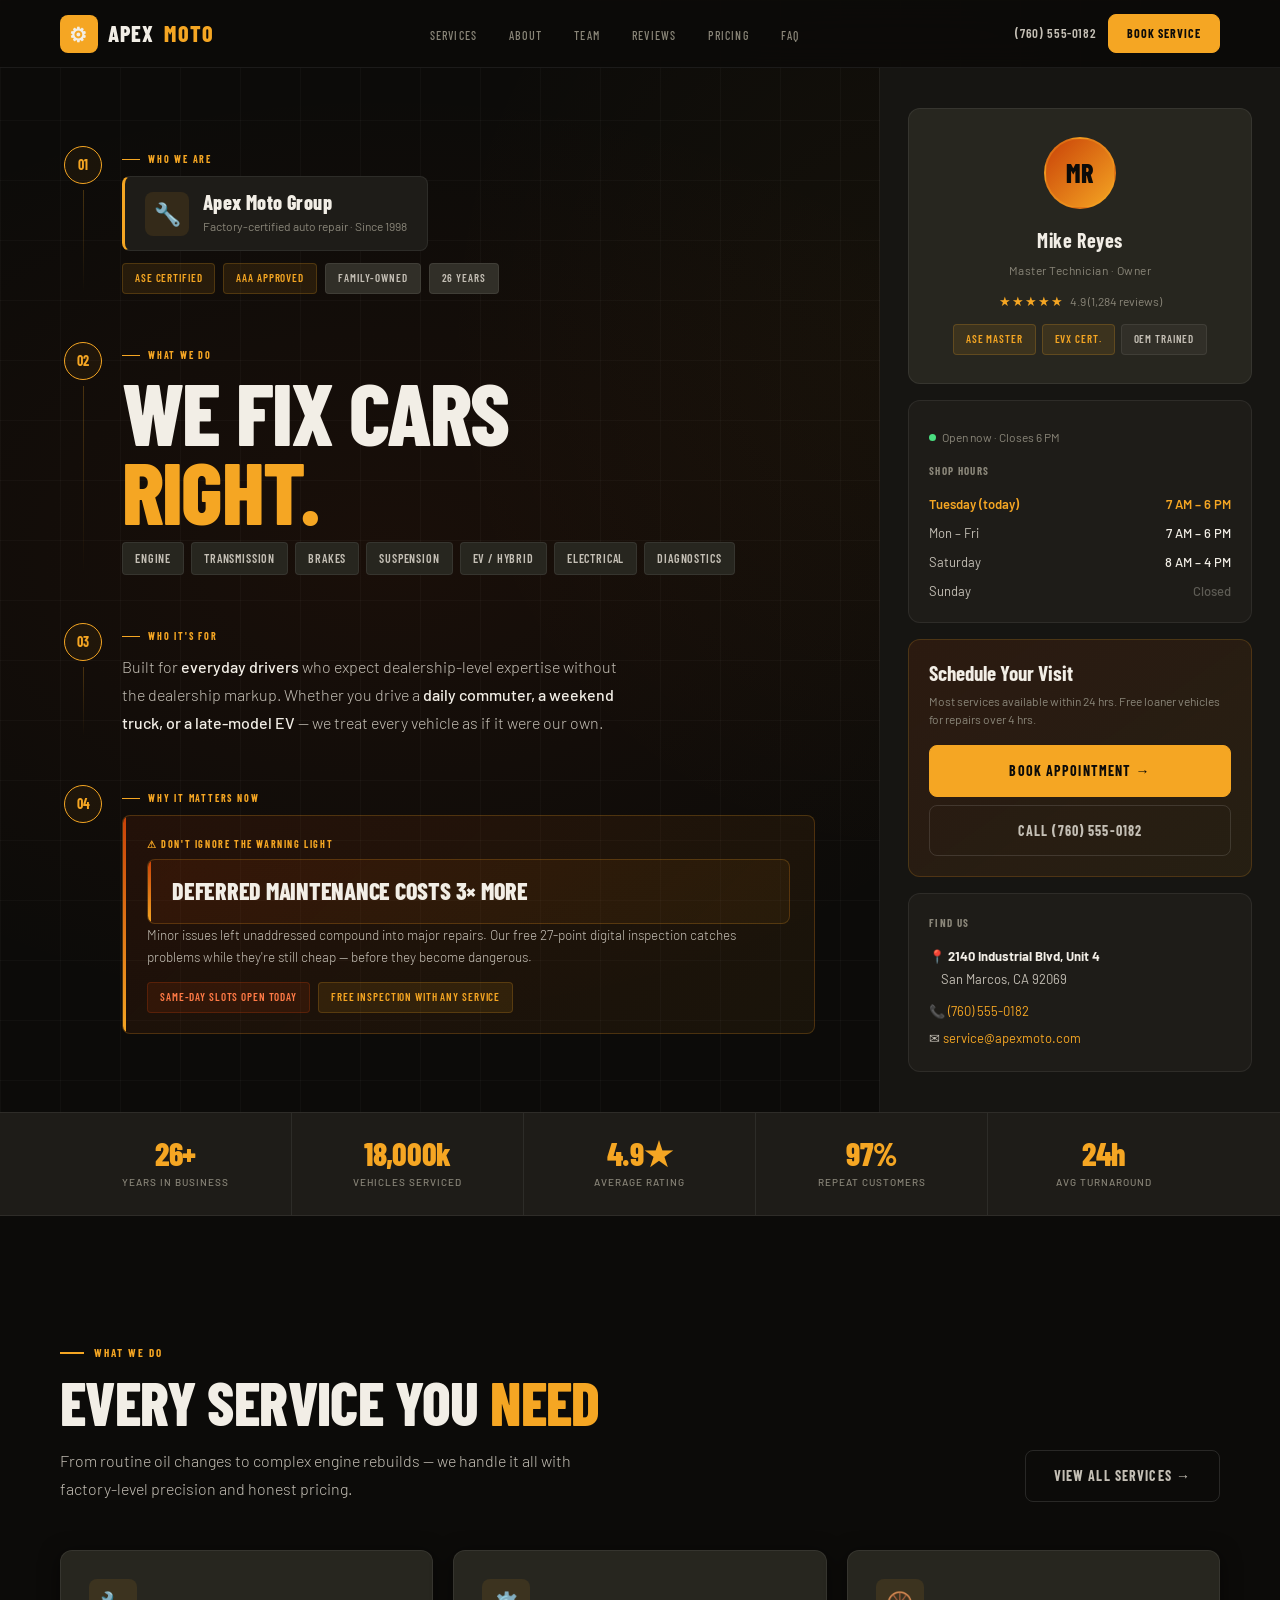
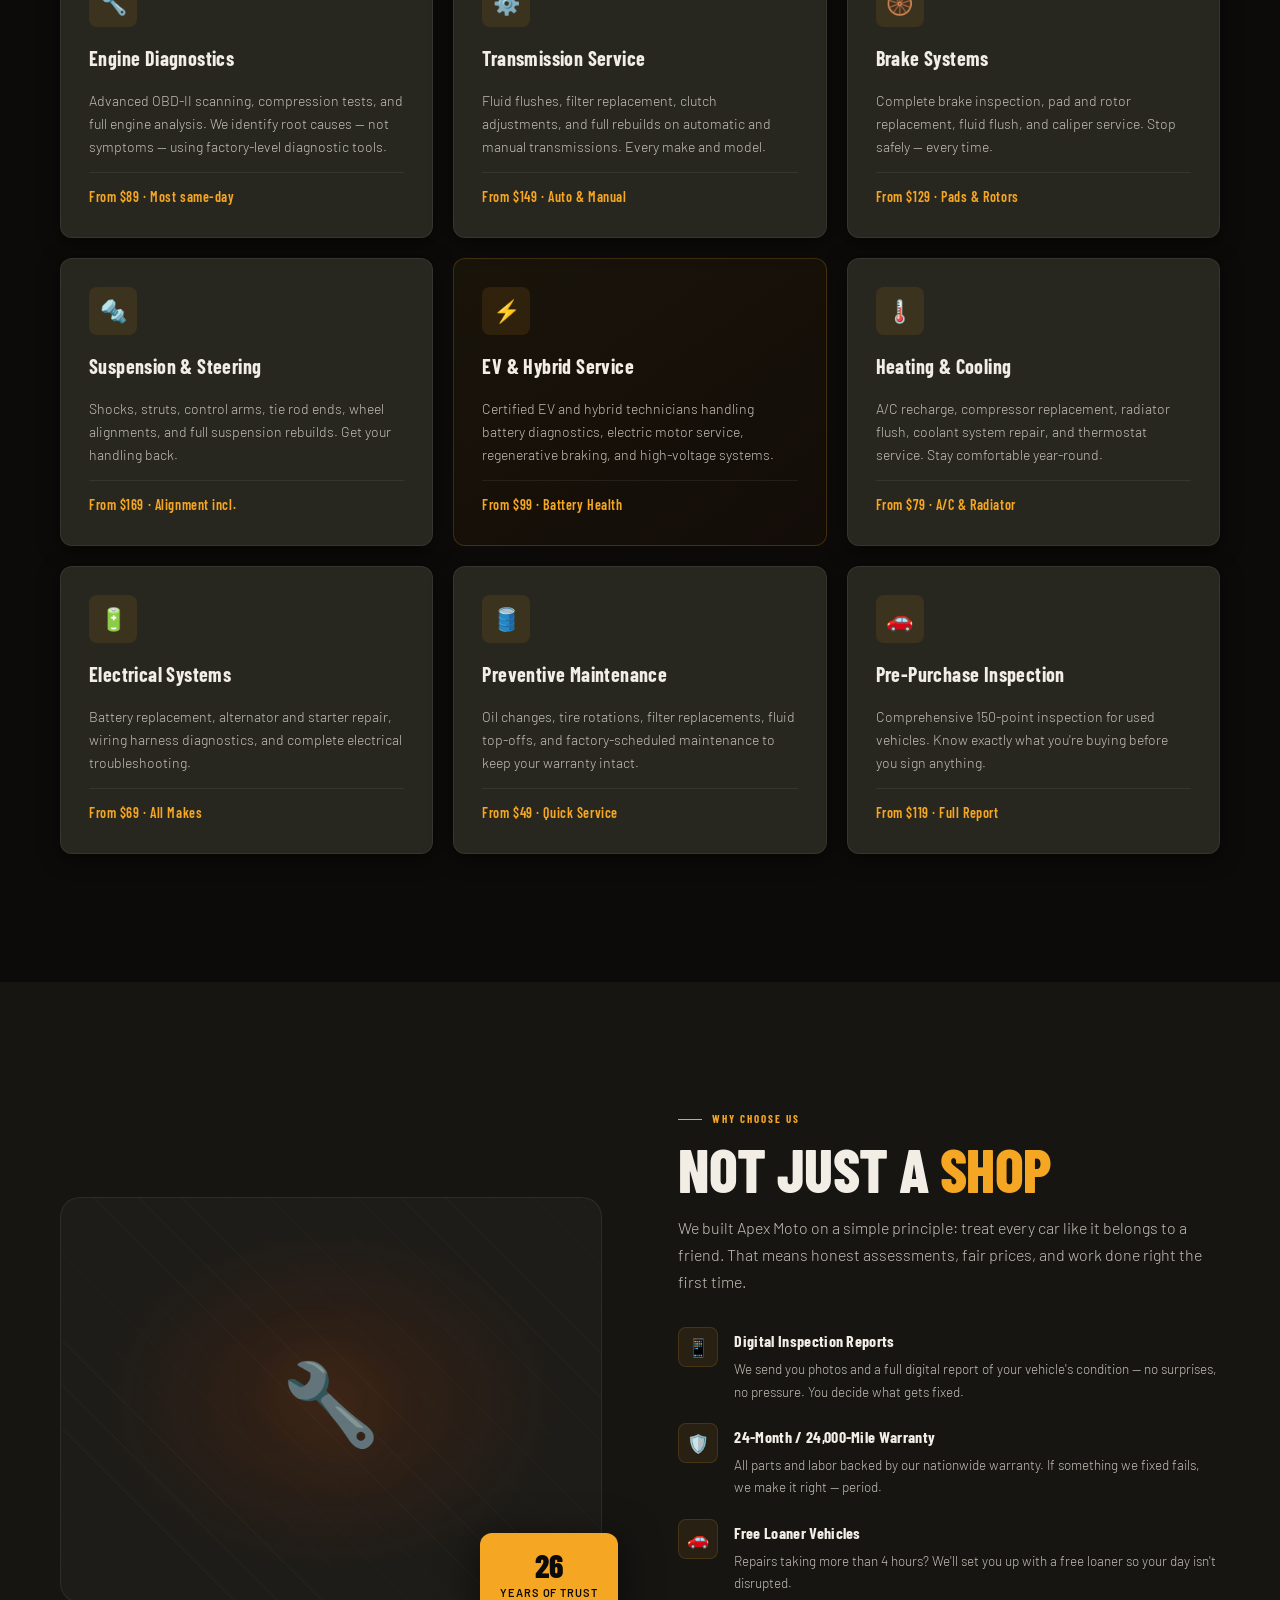
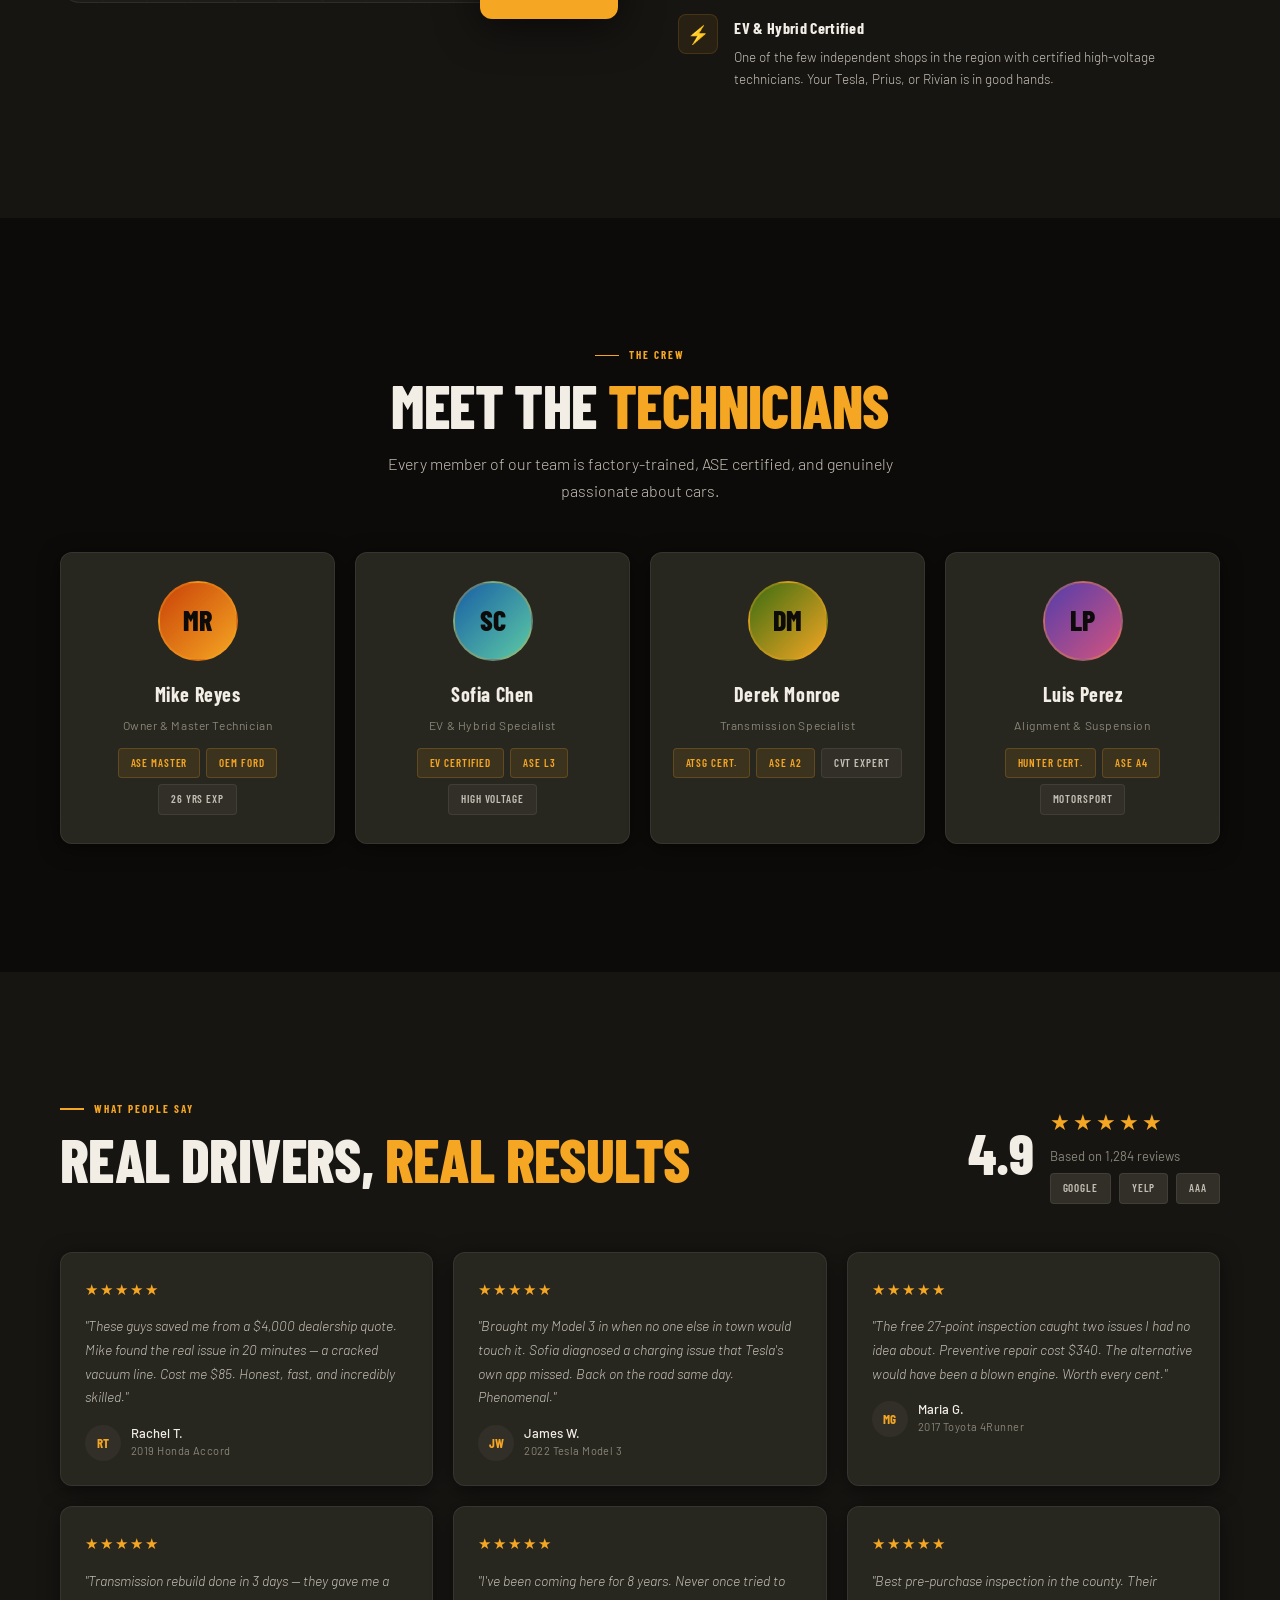
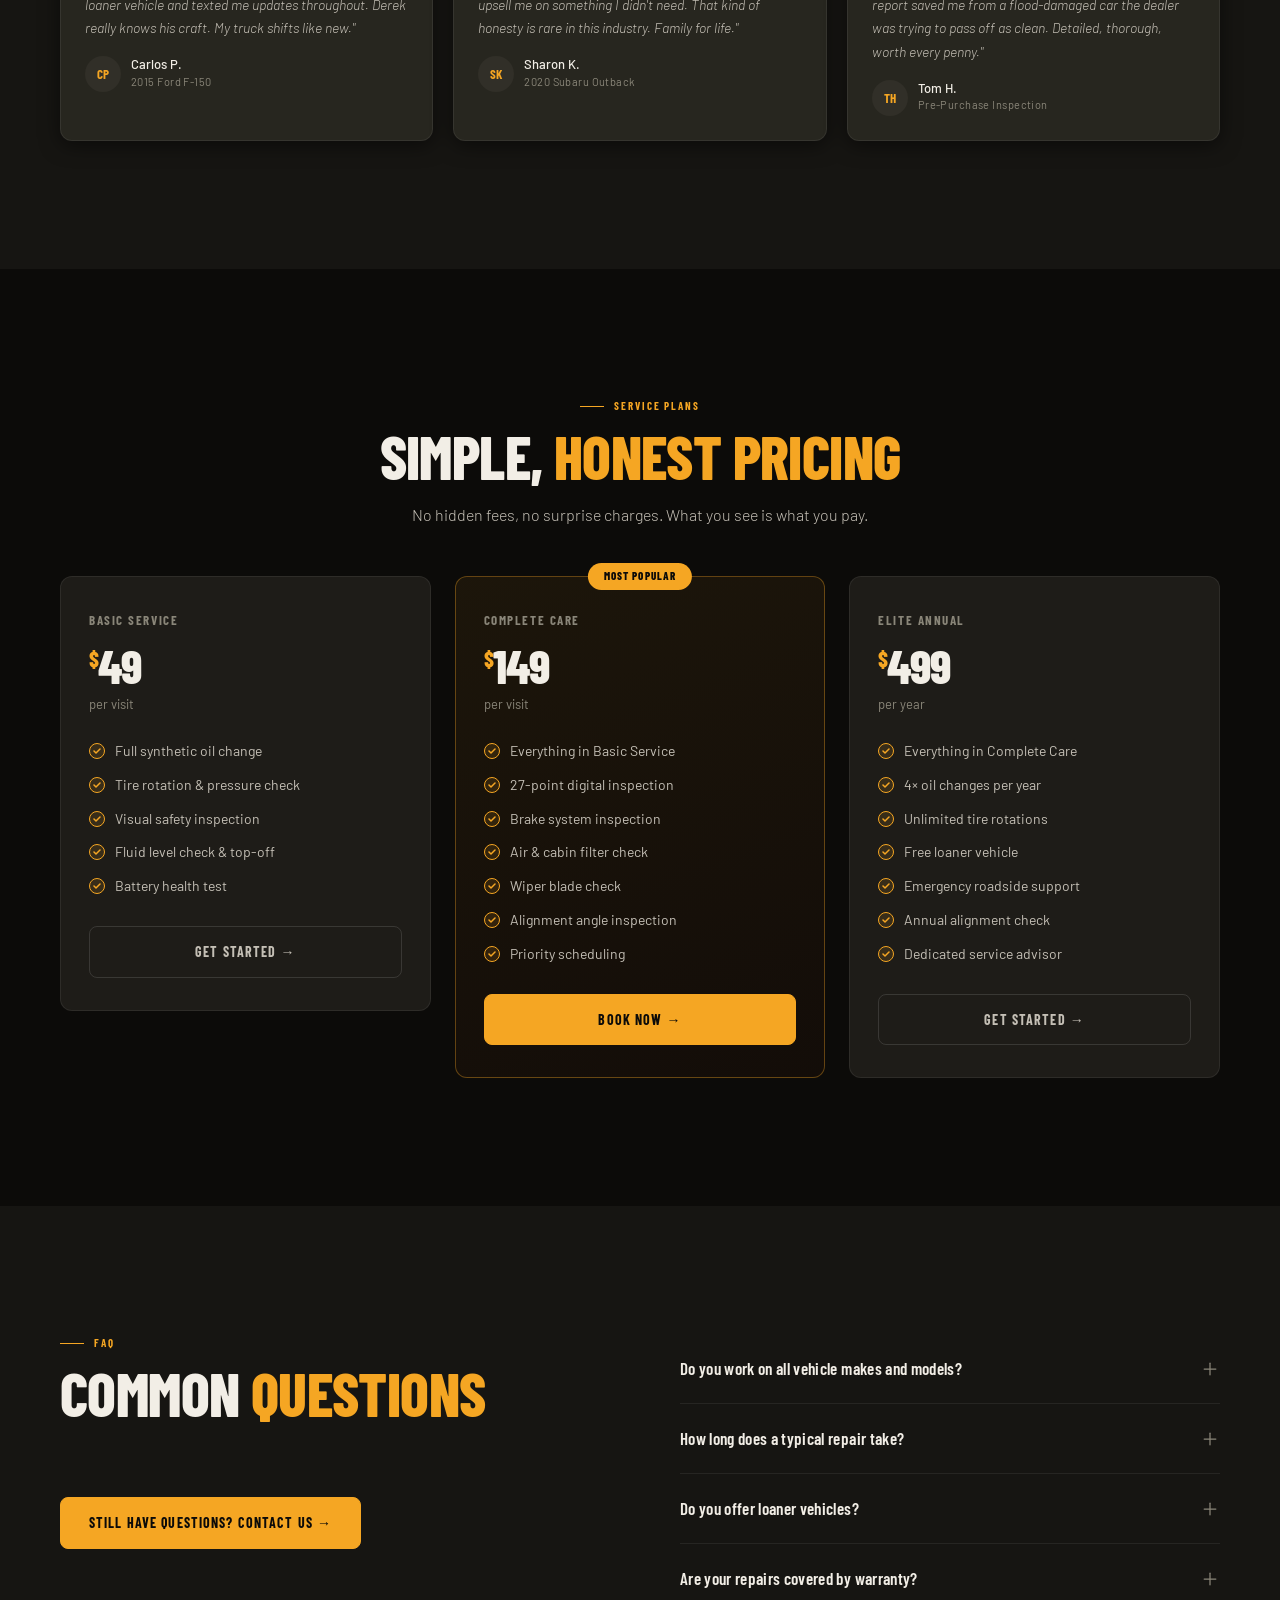
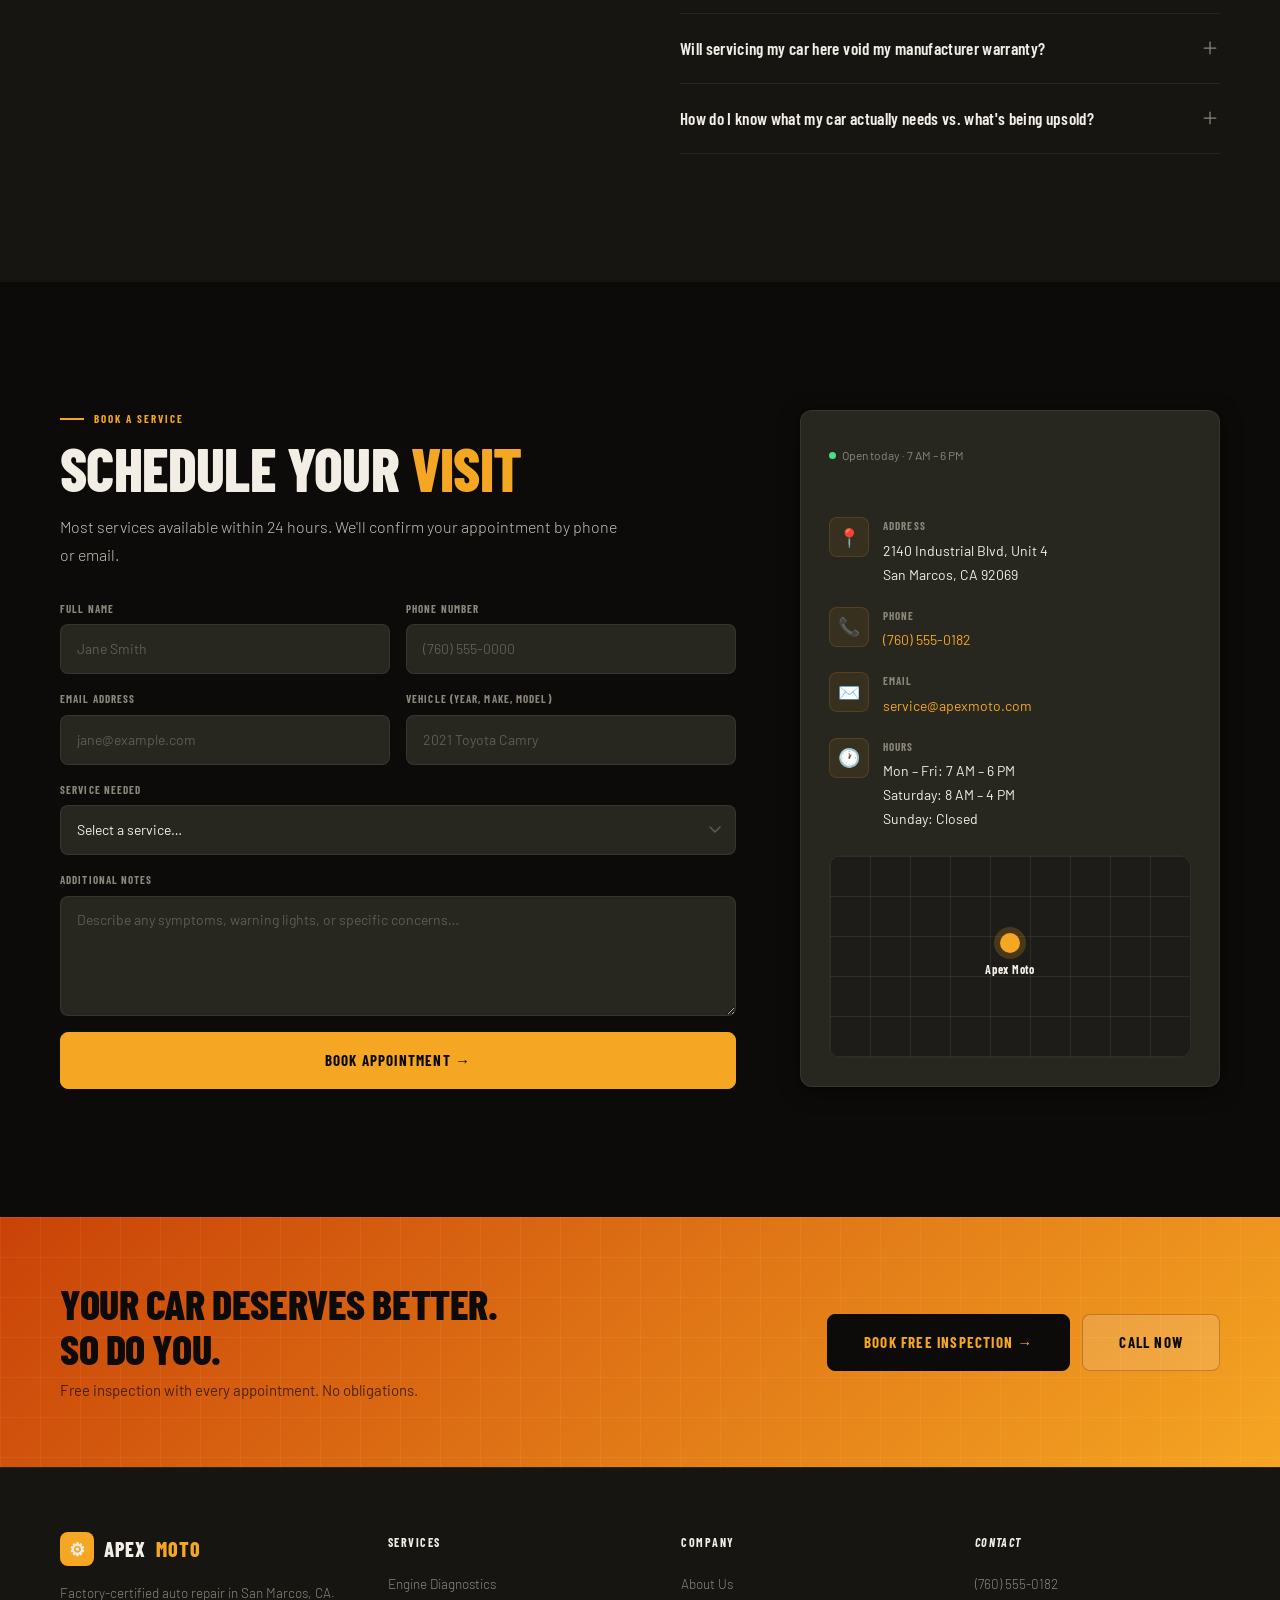
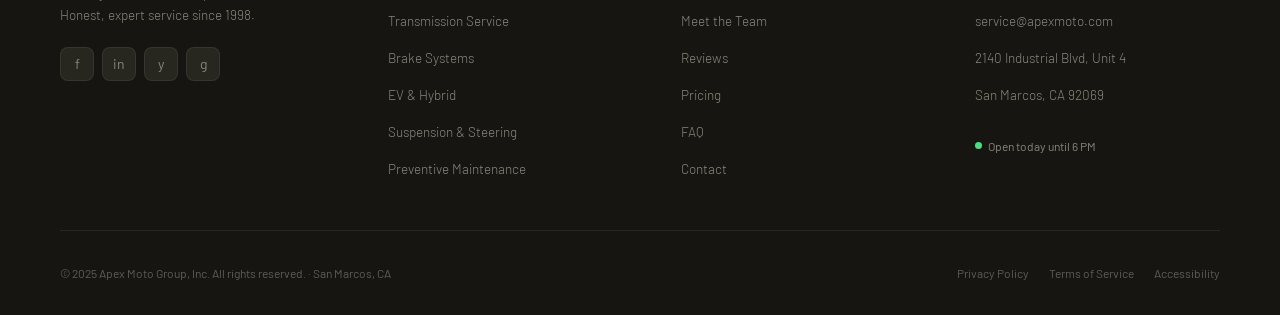
<file: index.html>
<!DOCTYPE html>
<html lang="en">
<head>
  <meta charset="UTF-8">
  <meta name="viewport" content="width=device-width, initial-scale=1.0">
  <meta name="description" content="Apex Moto — ASE-certified auto repair in San Marcos, CA. Engine, transmission, brakes, EV & hybrid service. Family-owned since 1998. Book same-day service online.">
  <meta property="og:title"       content="Apex Moto Auto Repair — San Marcos, CA">
  <meta property="og:description" content="Factory-certified auto repair since 1998. ASE Master certified. Free 27-point inspection.">
  <meta property="og:image"       content="images/og-image.jpg">
  <meta property="og:type"        content="website">
  <meta name="theme-color"        content="#0c0b09">
  <title>Apex Moto Auto Repair | San Marcos, CA</title>

  <!-- Fonts -->
  <link rel="preconnect" href="https://fonts.googleapis.com">
  <link rel="preconnect" href="https://fonts.gstatic.com" crossorigin>
  <link href="https://fonts.googleapis.com/css2?family=Barlow+Condensed:wght@400;600;700;800&family=Barlow:wght@300;400;500&display=swap" rel="stylesheet">

  <!-- Stylesheets -->
  <link rel="stylesheet" href="css/variables.css">
  <link rel="stylesheet" href="css/reset.css">
  <link rel="stylesheet" href="css/components.css">
  <link rel="stylesheet" href="css/layout.css">
</head>
<body>

<!-- ══════════════════════════════════════
     NAVIGATION
══════════════════════════════════════ -->
<header>
  <nav class="nav" role="navigation" aria-label="Main navigation">
    <div class="container nav__inner">

      <!-- Logo -->
      <a href="#" class="nav__logo" aria-label="Apex Moto Home">
        <div class="nav__logo-mark" aria-hidden="true">⚙</div>
        APEX<span>MOTO</span>
      </a>

      <!-- Desktop links -->
      <ul class="nav__links" role="list">
        <li><a class="nav__link" href="#services">Services</a></li>
        <li><a class="nav__link" href="#about">About</a></li>
        <li><a class="nav__link" href="#team">Team</a></li>
        <li><a class="nav__link" href="#reviews">Reviews</a></li>
        <li><a class="nav__link" href="#pricing">Pricing</a></li>
        <li><a class="nav__link" href="#faq">FAQ</a></li>
      </ul>

      <!-- Nav actions -->
      <div class="nav__actions">
        <a class="nav__phone" href="tel:+17605550182">(760) 555-0182</a>
        <a class="btn btn--primary btn--sm" href="#contact">Book Service</a>
        <!-- Mobile hamburger -->
        <button class="nav__hamburger" aria-label="Open menu" aria-expanded="false">
          <span></span><span></span><span></span>
        </button>
      </div>

    </div>
  </nav>

  <!-- Mobile Menu -->
  <nav class="nav__mobile" aria-label="Mobile navigation">
    <ul class="nav__mobile-links" role="list">
      <li><a class="nav__mobile-link" href="#services">Services</a></li>
      <li><a class="nav__mobile-link" href="#about">About</a></li>
      <li><a class="nav__mobile-link" href="#team">Team</a></li>
      <li><a class="nav__mobile-link" href="#reviews">Reviews</a></li>
      <li><a class="nav__mobile-link" href="#pricing">Pricing</a></li>
      <li><a class="nav__mobile-link" href="#faq">FAQ</a></li>
      <li><a class="nav__mobile-link" href="#contact">Book Service</a></li>
      <li>
        <a class="nav__mobile-link" href="tel:+17605550182" style="color:var(--amber);">(760) 555-0182</a>
      </li>
    </ul>
  </nav>
</header>

<main>

<!-- ══════════════════════════════════════
     HERO
══════════════════════════════════════ -->
<section id="hero" class="hero" aria-label="Hero section">

  <!-- Left: 4 Checkpoints -->
  <div class="hero__left">

    <!-- CP 1: Identity -->
    <div class="hero__checkpoint">
      <div class="hero__step-marker">
        <div class="hero__step-num">01</div>
        <div class="hero__step-line"></div>
      </div>
      <div class="hero__step-content">
        <div class="hero__step-label">Who We Are</div>
        <div class="hero__identity-badge">
          <div class="hero__badge-icon" aria-hidden="true">🔧</div>
          <div>
            <div class="hero__badge-name">Apex Moto Group</div>
            <div class="hero__badge-sub">Factory-certified auto repair · Since 1998</div>
          </div>
        </div>
        <div class="trust-row">
          <span class="badge badge--amber">ASE Certified</span>
          <span class="badge badge--amber">AAA Approved</span>
          <span class="badge badge--gray">Family-Owned</span>
          <span class="badge badge--gray">26 Years</span>
        </div>
      </div>
    </div>

    <!-- CP 2: What we do -->
    <div class="hero__checkpoint">
      <div class="hero__step-marker">
        <div class="hero__step-num">02</div>
        <div class="hero__step-line"></div>
      </div>
      <div class="hero__step-content">
        <div class="hero__step-label">What We Do</div>
        <h1 class="hero__headline">
          We Fix Cars<br>
          <em>Right.</em>
        </h1>
        <div class="hero__service-chips" role="list" aria-label="Service categories">
          <span class="hero__chip">Engine</span>
          <span class="hero__chip">Transmission</span>
          <span class="hero__chip">Brakes</span>
          <span class="hero__chip">Suspension</span>
          <span class="hero__chip">EV / Hybrid</span>
          <span class="hero__chip">Electrical</span>
          <span class="hero__chip">Diagnostics</span>
        </div>
      </div>
    </div>

    <!-- CP 3: Who it's for -->
    <div class="hero__checkpoint">
      <div class="hero__step-marker">
        <div class="hero__step-num">03</div>
        <div class="hero__step-line"></div>
      </div>
      <div class="hero__step-content">
        <div class="hero__step-label">Who It's For</div>
        <p class="hero__audience">
          Built for <strong>everyday drivers</strong> who expect dealership-level expertise without the dealership markup. Whether you drive a <strong>daily commuter, a weekend truck, or a late-model EV</strong> — we treat every vehicle as if it were our own.
        </p>
      </div>
    </div>

    <!-- CP 4: Why now -->
    <div class="hero__checkpoint">
      <div class="hero__step-marker">
        <div class="hero__step-num">04</div>
      </div>
      <div class="hero__step-content">
        <div class="hero__step-label">Why It Matters Now</div>
        <div class="hero__urgency">
          <div class="hero__urgency-tag">⚠ Don't ignore the warning light</div>
          <h2 class="hero__urgency">Deferred maintenance costs 3× more</h2>
          <p>Minor issues left unaddressed compound into major repairs. Our free 27-point digital inspection catches problems while they're still cheap — before they become dangerous.</p>
          <div class="hero__urgency-badges">
            <span class="badge badge--rust">Same-day slots open today</span>
            <span class="badge badge--amber">Free inspection with any service</span>
          </div>
        </div>
      </div>
    </div>

  </div><!-- /hero__left -->

  <!-- Right: Sidebar card stack -->
  <aside class="hero__right" aria-label="Quick info">

    <!-- Profile Card -->
    <div class="hero__sidebar-card hero__profile-card">
      <div class="hero__avatar" aria-label="Mike Reyes initials">MR</div>
      <div class="hero__profile-name">Mike Reyes</div>
      <div class="hero__profile-role">Master Technician · Owner</div>
      <div class="hero__rating" aria-label="4.9 stars from 1,284 reviews">
        <span class="hero__stars">★★★★★</span>
        <span class="hero__rating-count">4.9 (1,284 reviews)</span>
      </div>
      <div class="hero__certs">
        <span class="badge badge--amber">ASE Master</span>
        <span class="badge badge--amber">EVX Cert.</span>
        <span class="badge badge--gray">OEM Trained</span>
      </div>
    </div>

    <!-- Status & Hours -->
    <div class="hero__sidebar-card">
      <div class="status-dot">Open now · Closes 6 PM</div>
      <div class="hero__card-title" style="margin-top:14px;">Shop Hours</div>
      <ul class="hero__hours-list" role="list">
        <li class="hero__hours-row today">
          <span>Tuesday (today)</span><span>7 AM – 6 PM</span>
        </li>
        <li class="hero__hours-row">
          <span>Mon – Fri</span><span>7 AM – 6 PM</span>
        </li>
        <li class="hero__hours-row">
          <span>Saturday</span><span>8 AM – 4 PM</span>
        </li>
        <li class="hero__hours-row">
          <span>Sunday</span><span style="color:var(--mist);">Closed</span>
        </li>
      </ul>
    </div>

    <!-- CTA Card -->
    <div class="hero__sidebar-card hero__cta-card">
      <div class="hero__cta-headline">Schedule Your Visit</div>
      <div class="hero__cta-sub">Most services available within 24 hrs. Free loaner vehicles for repairs over 4 hrs.</div>
      <div class="hero__cta-buttons">
        <a class="btn btn--primary" href="#contact">Book Appointment →</a>
        <a class="btn btn--secondary" href="tel:+17605550182">Call (760) 555-0182</a>
      </div>
    </div>

    <!-- Contact quick card -->
    <div class="hero__sidebar-card">
      <div class="hero__card-title">Find Us</div>
      <div style="font-size:13px;line-height:1.8;color:var(--chrome);">
        <div>📍 <strong style="color:var(--white);">2140 Industrial Blvd, Unit 4</strong><br>
        &nbsp;&nbsp;&nbsp;&nbsp;San Marcos, CA 92069</div>
        <div style="margin-top:8px;">📞 <a href="tel:+17605550182" style="color:var(--amber);">(760) 555-0182</a></div>
        <div style="margin-top:4px;">✉ <a href="mailto:service@apexmoto.com" style="color:var(--amber);">service@apexmoto.com</a></div>
      </div>
    </div>

  </aside>

</section><!-- /hero -->

<!-- ══════════════════════════════════════
     STAT STRIP
══════════════════════════════════════ -->
<section id="stats" class="stat-strip" aria-label="Key statistics">
  <div class="container stat-strip__inner">
    <div class="stat-strip__item">
      <div class="stat-strip__num"><span data-count="26" data-suffix="+">26+</span></div>
      <div class="stat-strip__label">Years in Business</div>
    </div>
    <div class="stat-strip__item">
      <div class="stat-strip__num"><span data-count="18000" data-suffix="k" id="stat-vehicles">18k+</span></div>
      <div class="stat-strip__label">Vehicles Serviced</div>
    </div>
    <div class="stat-strip__item">
      <div class="stat-strip__num"><span data-count="4.9" data-suffix="★" data-decimal="true">4.9★</span></div>
      <div class="stat-strip__label">Average Rating</div>
    </div>
    <div class="stat-strip__item">
      <div class="stat-strip__num"><span data-count="97" data-suffix="%">97%</span></div>
      <div class="stat-strip__label">Repeat Customers</div>
    </div>
    <div class="stat-strip__item">
      <div class="stat-strip__num"><span data-count="24" data-suffix="h">24h</span></div>
      <div class="stat-strip__label">Avg Turnaround</div>
    </div>
  </div>
</section>

<!-- ══════════════════════════════════════
     SERVICES
══════════════════════════════════════ -->
<section id="services" class="section services-section" aria-labelledby="services-heading">
  <div class="container">

    <div class="services-section__header">
      <div>
        <div class="section-eyebrow">What We Do</div>
        <h2 class="section-title reveal" id="services-heading">
          Every Service You <em>Need</em>
        </h2>
        <p class="section-subtitle reveal reveal--delay-1">
          From routine oil changes to complex engine rebuilds — we handle it all with factory-level precision and honest pricing.
        </p>
      </div>
      <a class="btn btn--secondary reveal reveal--delay-2" href="#contact">View All Services →</a>
    </div>

    <div class="services-grid" role="list">

      <article class="card card--elevated service-card reveal reveal--delay-1" role="listitem">
        <div class="service-card__icon" aria-hidden="true">🔧</div>
        <div class="service-card__title">Engine Diagnostics</div>
        <p class="service-card__desc">Advanced OBD-II scanning, compression tests, and full engine analysis. We identify root causes — not symptoms — using factory-level diagnostic tools.</p>
        <div class="service-card__price">From $89 · Most same-day</div>
      </article>

      <article class="card card--elevated service-card reveal reveal--delay-2" role="listitem">
        <div class="service-card__icon" aria-hidden="true">⚙️</div>
        <div class="service-card__title">Transmission Service</div>
        <p class="service-card__desc">Fluid flushes, filter replacement, clutch adjustments, and full rebuilds on automatic and manual transmissions. Every make and model.</p>
        <div class="service-card__price">From $149 · Auto & Manual</div>
      </article>

      <article class="card card--elevated service-card reveal reveal--delay-3" role="listitem">
        <div class="service-card__icon" aria-hidden="true">🛞</div>
        <div class="service-card__title">Brake Systems</div>
        <p class="service-card__desc">Complete brake inspection, pad and rotor replacement, fluid flush, and caliper service. Stop safely — every time.</p>
        <div class="service-card__price">From $129 · Pads & Rotors</div>
      </article>

      <article class="card card--elevated service-card reveal reveal--delay-1" role="listitem">
        <div class="service-card__icon" aria-hidden="true">🔩</div>
        <div class="service-card__title">Suspension & Steering</div>
        <p class="service-card__desc">Shocks, struts, control arms, tie rod ends, wheel alignments, and full suspension rebuilds. Get your handling back.</p>
        <div class="service-card__price">From $169 · Alignment incl.</div>
      </article>

      <article class="card card--highlight service-card reveal reveal--delay-2" role="listitem">
        <div class="service-card__icon" aria-hidden="true">⚡</div>
        <div class="service-card__title">EV &amp; Hybrid Service</div>
        <p class="service-card__desc">Certified EV and hybrid technicians handling battery diagnostics, electric motor service, regenerative braking, and high-voltage systems.</p>
        <div class="service-card__price">From $99 · Battery Health</div>
      </article>

      <article class="card card--elevated service-card reveal reveal--delay-3" role="listitem">
        <div class="service-card__icon" aria-hidden="true">🌡️</div>
        <div class="service-card__title">Heating &amp; Cooling</div>
        <p class="service-card__desc">A/C recharge, compressor replacement, radiator flush, coolant system repair, and thermostat service. Stay comfortable year-round.</p>
        <div class="service-card__price">From $79 · A/C & Radiator</div>
      </article>

      <article class="card card--elevated service-card reveal reveal--delay-1" role="listitem">
        <div class="service-card__icon" aria-hidden="true">🔋</div>
        <div class="service-card__title">Electrical Systems</div>
        <p class="service-card__desc">Battery replacement, alternator and starter repair, wiring harness diagnostics, and complete electrical troubleshooting.</p>
        <div class="service-card__price">From $69 · All Makes</div>
      </article>

      <article class="card card--elevated service-card reveal reveal--delay-2" role="listitem">
        <div class="service-card__icon" aria-hidden="true">🛢️</div>
        <div class="service-card__title">Preventive Maintenance</div>
        <p class="service-card__desc">Oil changes, tire rotations, filter replacements, fluid top-offs, and factory-scheduled maintenance to keep your warranty intact.</p>
        <div class="service-card__price">From $49 · Quick Service</div>
      </article>

      <article class="card card--elevated service-card reveal reveal--delay-3" role="listitem">
        <div class="service-card__icon" aria-hidden="true">🚗</div>
        <div class="service-card__title">Pre-Purchase Inspection</div>
        <p class="service-card__desc">Comprehensive 150-point inspection for used vehicles. Know exactly what you're buying before you sign anything.</p>
        <div class="service-card__price">From $119 · Full Report</div>
      </article>

    </div>
  </div>
</section>

<!-- ══════════════════════════════════════
     ABOUT
══════════════════════════════════════ -->
<section id="about" class="section about-section" aria-labelledby="about-heading">
  <div class="container about-section__inner">

    <!-- Visual -->
    <div class="about-section__visual reveal">
      <div class="about-section__visual-box">
        <div class="about-section__visual-inner">
          <div class="about-section__big-icon" aria-hidden="true">🔧</div>
        </div>
      </div>
      <div class="about-section__float-badge" aria-label="26 years experience">
        <div class="about-section__float-badge-num">26</div>
        <div class="about-section__float-badge-label">Years of Trust</div>
      </div>
    </div>

    <!-- Content -->
    <div>
      <div class="section-eyebrow">Why Choose Us</div>
      <h2 class="section-title reveal" id="about-heading">
        Not Just a <em>Shop</em>
      </h2>
      <p class="section-subtitle reveal reveal--delay-1">
        We built Apex Moto on a simple principle: treat every car like it belongs to a friend. That means honest assessments, fair prices, and work done right the first time.
      </p>

      <div class="about-features">

        <div class="about-feature reveal reveal--delay-1">
          <div class="about-feature__icon" aria-hidden="true">📱</div>
          <div>
            <div class="about-feature__title">Digital Inspection Reports</div>
            <p class="about-feature__desc">We send you photos and a full digital report of your vehicle's condition — no surprises, no pressure. You decide what gets fixed.</p>
          </div>
        </div>

        <div class="about-feature reveal reveal--delay-2">
          <div class="about-feature__icon" aria-hidden="true">🛡️</div>
          <div>
            <div class="about-feature__title">24-Month / 24,000-Mile Warranty</div>
            <p class="about-feature__desc">All parts and labor backed by our nationwide warranty. If something we fixed fails, we make it right — period.</p>
          </div>
        </div>

        <div class="about-feature reveal reveal--delay-3">
          <div class="about-feature__icon" aria-hidden="true">🚗</div>
          <div>
            <div class="about-feature__title">Free Loaner Vehicles</div>
            <p class="about-feature__desc">Repairs taking more than 4 hours? We'll set you up with a free loaner so your day isn't disrupted.</p>
          </div>
        </div>

        <div class="about-feature reveal reveal--delay-4">
          <div class="about-feature__icon" aria-hidden="true">⚡</div>
          <div>
            <div class="about-feature__title">EV & Hybrid Certified</div>
            <p class="about-feature__desc">One of the few independent shops in the region with certified high-voltage technicians. Your Tesla, Prius, or Rivian is in good hands.</p>
          </div>
        </div>

      </div>
    </div>

  </div>
</section>

<!-- ══════════════════════════════════════
     TEAM
══════════════════════════════════════ -->
<section id="team" class="section team-section" aria-labelledby="team-heading">
  <div class="container">

    <div style="text-align:center; margin-bottom: 0;">
      <div class="section-eyebrow" style="justify-content:center;">The Crew</div>
      <h2 class="section-title reveal" id="team-heading">Meet the <em>Technicians</em></h2>
      <p class="section-subtitle reveal reveal--delay-1" style="margin-inline:auto; text-align:center;">
        Every member of our team is factory-trained, ASE certified, and genuinely passionate about cars.
      </p>
    </div>

    <div class="team-grid" role="list">

      <article class="card card--elevated team-card reveal reveal--delay-1" role="listitem">
        <div class="team-card__avatar" style="background:linear-gradient(135deg,#C94208,#F5A623);">MR</div>
        <div class="team-card__name">Mike Reyes</div>
        <div class="team-card__role">Owner &amp; Master Technician</div>
        <div class="team-card__certs">
          <span class="badge badge--amber">ASE Master</span>
          <span class="badge badge--amber">OEM Ford</span>
          <span class="badge badge--gray">26 Yrs Exp</span>
        </div>
      </article>

      <article class="card card--elevated team-card reveal reveal--delay-2" role="listitem">
        <div class="team-card__avatar" style="background:linear-gradient(135deg,#185FA5,#5DCAA5);">SC</div>
        <div class="team-card__name">Sofia Chen</div>
        <div class="team-card__role">EV &amp; Hybrid Specialist</div>
        <div class="team-card__certs">
          <span class="badge badge--amber">EV Certified</span>
          <span class="badge badge--amber">ASE L3</span>
          <span class="badge badge--gray">High Voltage</span>
        </div>
      </article>

      <article class="card card--elevated team-card reveal reveal--delay-3" role="listitem">
        <div class="team-card__avatar" style="background:linear-gradient(135deg,#3B6D11,#F5A623);">DM</div>
        <div class="team-card__name">Derek Monroe</div>
        <div class="team-card__role">Transmission Specialist</div>
        <div class="team-card__certs">
          <span class="badge badge--amber">ATSG Cert.</span>
          <span class="badge badge--amber">ASE A2</span>
          <span class="badge badge--gray">CVT Expert</span>
        </div>
      </article>

      <article class="card card--elevated team-card reveal reveal--delay-4" role="listitem">
        <div class="team-card__avatar" style="background:linear-gradient(135deg,#533DAB,#D4537E);">LP</div>
        <div class="team-card__name">Luis Perez</div>
        <div class="team-card__role">Alignment &amp; Suspension</div>
        <div class="team-card__certs">
          <span class="badge badge--amber">Hunter Cert.</span>
          <span class="badge badge--amber">ASE A4</span>
          <span class="badge badge--gray">Motorsport</span>
        </div>
      </article>

    </div>
  </div>
</section>

<!-- ══════════════════════════════════════
     REVIEWS
══════════════════════════════════════ -->
<section id="reviews" class="section reviews-section" aria-labelledby="reviews-heading">
  <div class="container">

    <div class="reviews-header">
      <div>
        <div class="section-eyebrow">What People Say</div>
        <h2 class="section-title reveal" id="reviews-heading">Real Drivers, <em>Real Results</em></h2>
      </div>
      <div class="reviews-overall reveal">
        <div class="reviews-score" aria-label="4.9 out of 5">4.9</div>
        <div>
          <span class="reviews-stars-big" aria-hidden="true">★★★★★</span>
          <div class="reviews-count">Based on 1,284 reviews</div>
          <div class="trust-row" style="margin-top:6px;">
            <span class="badge badge--gray">Google</span>
            <span class="badge badge--gray">Yelp</span>
            <span class="badge badge--gray">AAA</span>
          </div>
        </div>
      </div>
    </div>

    <div class="reviews-grid" role="list">

      <article class="card card--elevated review-card reveal reveal--delay-1" role="listitem">
        <div class="review-card__stars" aria-label="5 stars">★★★★★</div>
        <p class="review-card__text">"These guys saved me from a $4,000 dealership quote. Mike found the real issue in 20 minutes — a cracked vacuum line. Cost me $85. Honest, fast, and incredibly skilled."</p>
        <div class="review-card__author">
          <div class="review-card__initials">RT</div>
          <div>
            <div class="review-card__name">Rachel T.</div>
            <div class="review-card__vehicle">2019 Honda Accord</div>
          </div>
        </div>
      </article>

      <article class="card card--elevated review-card reveal reveal--delay-2" role="listitem">
        <div class="review-card__stars" aria-label="5 stars">★★★★★</div>
        <p class="review-card__text">"Brought my Model 3 in when no one else in town would touch it. Sofia diagnosed a charging issue that Tesla's own app missed. Back on the road same day. Phenomenal."</p>
        <div class="review-card__author">
          <div class="review-card__initials">JW</div>
          <div>
            <div class="review-card__name">James W.</div>
            <div class="review-card__vehicle">2022 Tesla Model 3</div>
          </div>
        </div>
      </article>

      <article class="card card--elevated review-card reveal reveal--delay-3" role="listitem">
        <div class="review-card__stars" aria-label="5 stars">★★★★★</div>
        <p class="review-card__text">"The free 27-point inspection caught two issues I had no idea about. Preventive repair cost $340. The alternative would have been a blown engine. Worth every cent."</p>
        <div class="review-card__author">
          <div class="review-card__initials">MG</div>
          <div>
            <div class="review-card__name">Maria G.</div>
            <div class="review-card__vehicle">2017 Toyota 4Runner</div>
          </div>
        </div>
      </article>

      <article class="card card--elevated review-card reveal reveal--delay-1" role="listitem">
        <div class="review-card__stars" aria-label="5 stars">★★★★★</div>
        <p class="review-card__text">"Transmission rebuild done in 3 days — they gave me a loaner vehicle and texted me updates throughout. Derek really knows his craft. My truck shifts like new."</p>
        <div class="review-card__author">
          <div class="review-card__initials">CP</div>
          <div>
            <div class="review-card__name">Carlos P.</div>
            <div class="review-card__vehicle">2015 Ford F-150</div>
          </div>
        </div>
      </article>

      <article class="card card--elevated review-card reveal reveal--delay-2" role="listitem">
        <div class="review-card__stars" aria-label="5 stars">★★★★★</div>
        <p class="review-card__text">"I've been coming here for 8 years. Never once tried to upsell me on something I didn't need. That kind of honesty is rare in this industry. Family for life."</p>
        <div class="review-card__author">
          <div class="review-card__initials">SK</div>
          <div>
            <div class="review-card__name">Sharon K.</div>
            <div class="review-card__vehicle">2020 Subaru Outback</div>
          </div>
        </div>
      </article>

      <article class="card card--elevated review-card reveal reveal--delay-3" role="listitem">
        <div class="review-card__stars" aria-label="5 stars">★★★★★</div>
        <p class="review-card__text">"Best pre-purchase inspection in the county. Their report saved me from a flood-damaged car the dealer was trying to pass off as clean. Detailed, thorough, worth every penny."</p>
        <div class="review-card__author">
          <div class="review-card__initials">TH</div>
          <div>
            <div class="review-card__name">Tom H.</div>
            <div class="review-card__vehicle">Pre-Purchase Inspection</div>
          </div>
        </div>
      </article>

    </div>
  </div>
</section>

<!-- ══════════════════════════════════════
     PRICING
══════════════════════════════════════ -->
<section id="pricing" class="section pricing-section" aria-labelledby="pricing-heading">
  <div class="container">

    <div style="text-align:center;">
      <div class="section-eyebrow" style="justify-content:center;">Service Plans</div>
      <h2 class="section-title reveal" id="pricing-heading">Simple, <em>Honest Pricing</em></h2>
      <p class="section-subtitle reveal reveal--delay-1" style="margin-inline:auto;text-align:center;">
        No hidden fees, no surprise charges. What you see is what you pay.
      </p>
    </div>

    <div class="pricing-grid" role="list">

      <!-- Basic -->
      <article class="card pricing-card reveal reveal--delay-1" role="listitem">
        <div class="pricing-card__name">Basic Service</div>
        <div class="pricing-card__price"><sup>$</sup>49</div>
        <div class="pricing-card__period">per visit</div>
        <ul class="pricing-card__features" role="list">
          <li class="pricing-card__feature">Full synthetic oil change</li>
          <li class="pricing-card__feature">Tire rotation &amp; pressure check</li>
          <li class="pricing-card__feature">Visual safety inspection</li>
          <li class="pricing-card__feature">Fluid level check &amp; top-off</li>
          <li class="pricing-card__feature">Battery health test</li>
        </ul>
        <a class="btn btn--secondary" href="#contact" style="width:100%;justify-content:center;">Get Started →</a>
      </article>

      <!-- Complete Care (Featured) -->
      <article class="card pricing-card pricing-card--featured reveal reveal--delay-2" role="listitem">
        <div class="pricing-card__popular">Most Popular</div>
        <div class="pricing-card__name">Complete Care</div>
        <div class="pricing-card__price"><sup>$</sup>149</div>
        <div class="pricing-card__period">per visit</div>
        <ul class="pricing-card__features" role="list">
          <li class="pricing-card__feature">Everything in Basic Service</li>
          <li class="pricing-card__feature">27-point digital inspection</li>
          <li class="pricing-card__feature">Brake system inspection</li>
          <li class="pricing-card__feature">Air &amp; cabin filter check</li>
          <li class="pricing-card__feature">Wiper blade check</li>
          <li class="pricing-card__feature">Alignment angle inspection</li>
          <li class="pricing-card__feature">Priority scheduling</li>
        </ul>
        <a class="btn btn--primary" href="#contact" style="width:100%;justify-content:center;">Book Now →</a>
      </article>

      <!-- Elite Annual -->
      <article class="card pricing-card reveal reveal--delay-3" role="listitem">
        <div class="pricing-card__name">Elite Annual</div>
        <div class="pricing-card__price"><sup>$</sup>499</div>
        <div class="pricing-card__period">per year</div>
        <ul class="pricing-card__features" role="list">
          <li class="pricing-card__feature">Everything in Complete Care</li>
          <li class="pricing-card__feature">4× oil changes per year</li>
          <li class="pricing-card__feature">Unlimited tire rotations</li>
          <li class="pricing-card__feature">Free loaner vehicle</li>
          <li class="pricing-card__feature">Emergency roadside support</li>
          <li class="pricing-card__feature">Annual alignment check</li>
          <li class="pricing-card__feature">Dedicated service advisor</li>
        </ul>
        <a class="btn btn--secondary" href="#contact" style="width:100%;justify-content:center;">Get Started →</a>
      </article>

    </div>
  </div>
</section>

<!-- ══════════════════════════════════════
     FAQ
══════════════════════════════════════ -->
<section id="faq" class="section faq-section" aria-labelledby="faq-heading">
  <div class="container faq-section__inner">

    <div>
      <div class="section-eyebrow">FAQ</div>
      <h2 class="section-title reveal" id="faq-heading">Common <em>Questions</em></h2>
      <p class="section-subtitle reveal reveal--delay-1">
        Everything you want to know before you book.
      </p>
      <div style="margin-top:32px;">
        <a class="btn btn--primary" href="#contact">Still have questions? Contact us →</a>
      </div>
    </div>

    <div class="accordion reveal" aria-label="Frequently asked questions">

      <div class="accordion-item">
        <button class="accordion-trigger" aria-expanded="false">
          Do you work on all vehicle makes and models?
          <svg class="accordion-icon" xmlns="http://www.w3.org/2000/svg" viewBox="0 0 24 24" fill="none" stroke="currentColor" stroke-width="1.5" stroke-linecap="round" stroke-linejoin="round" aria-hidden="true"><line x1="12" y1="5" x2="12" y2="19"/><line x1="5" y1="12" x2="19" y2="12"/></svg>
        </button>
        <div class="accordion-content">
          <p class="accordion-body">Yes — we service all domestic and import makes including Toyota, Honda, Ford, Chevrolet, BMW, Mercedes-Benz, Audi, Subaru, Tesla, and more. Our technicians have OEM training across multiple manufacturers.</p>
        </div>
      </div>

      <div class="accordion-item">
        <button class="accordion-trigger" aria-expanded="false">
          How long does a typical repair take?
          <svg class="accordion-icon" xmlns="http://www.w3.org/2000/svg" viewBox="0 0 24 24" fill="none" stroke="currentColor" stroke-width="1.5" stroke-linecap="round" stroke-linejoin="round" aria-hidden="true"><line x1="12" y1="5" x2="12" y2="19"/><line x1="5" y1="12" x2="19" y2="12"/></svg>
        </button>
        <div class="accordion-content">
          <p class="accordion-body">Most maintenance services (oil changes, brakes, tire rotations) are completed same-day, often within 2–3 hours. Complex repairs like transmission rebuilds or engine work typically take 2–4 business days. We'll give you an accurate time estimate after initial inspection.</p>
        </div>
      </div>

      <div class="accordion-item">
        <button class="accordion-trigger" aria-expanded="false">
          Do you offer loaner vehicles?
          <svg class="accordion-icon" xmlns="http://www.w3.org/2000/svg" viewBox="0 0 24 24" fill="none" stroke="currentColor" stroke-width="1.5" stroke-linecap="round" stroke-linejoin="round" aria-hidden="true"><line x1="12" y1="5" x2="12" y2="19"/><line x1="5" y1="12" x2="19" y2="12"/></svg>
        </button>
        <div class="accordion-content">
          <p class="accordion-body">Yes — free loaner vehicles are available for all repairs estimated to take longer than 4 hours, subject to availability. Please request a loaner when booking your appointment.</p>
        </div>
      </div>

      <div class="accordion-item">
        <button class="accordion-trigger" aria-expanded="false">
          Are your repairs covered by warranty?
          <svg class="accordion-icon" xmlns="http://www.w3.org/2000/svg" viewBox="0 0 24 24" fill="none" stroke="currentColor" stroke-width="1.5" stroke-linecap="round" stroke-linejoin="round" aria-hidden="true"><line x1="12" y1="5" x2="12" y2="19"/><line x1="5" y1="12" x2="19" y2="12"/></svg>
        </button>
        <div class="accordion-content">
          <p class="accordion-body">All parts and labor are covered by our 24-month / 24,000-mile warranty — whichever comes first. This is honored nationwide. If a covered repair fails, we fix it at no cost to you.</p>
        </div>
      </div>

      <div class="accordion-item">
        <button class="accordion-trigger" aria-expanded="false">
          Will servicing my car here void my manufacturer warranty?
          <svg class="accordion-icon" xmlns="http://www.w3.org/2000/svg" viewBox="0 0 24 24" fill="none" stroke="currentColor" stroke-width="1.5" stroke-linecap="round" stroke-linejoin="round" aria-hidden="true"><line x1="12" y1="5" x2="12" y2="19"/><line x1="5" y1="12" x2="19" y2="12"/></svg>
        </button>
        <div class="accordion-content">
          <p class="accordion-body">No. Under the Magnuson-Moss Warranty Act, manufacturers cannot void your warranty simply because you had service performed at an independent shop, as long as the service meets manufacturer specifications — which ours does.</p>
        </div>
      </div>

      <div class="accordion-item">
        <button class="accordion-trigger" aria-expanded="false">
          How do I know what my car actually needs vs. what's being upsold?
          <svg class="accordion-icon" xmlns="http://www.w3.org/2000/svg" viewBox="0 0 24 24" fill="none" stroke="currentColor" stroke-width="1.5" stroke-linecap="round" stroke-linejoin="round" aria-hidden="true"><line x1="12" y1="5" x2="12" y2="19"/><line x1="5" y1="12" x2="19" y2="12"/></svg>
        </button>
        <div class="accordion-content">
          <p class="accordion-body">We use digital multi-point inspections with photos sent directly to your phone. You see exactly what we see, with a clear breakdown of what's urgent, what's recommended, and what can wait. No pressure, no guesswork.</p>
        </div>
      </div>

    </div>
  </div>
</section>

<!-- ══════════════════════════════════════
     CONTACT / BOOKING
══════════════════════════════════════ -->
<section id="contact" class="section contact-section" aria-labelledby="contact-heading">
  <div class="container contact-section__inner">

    <!-- Form -->
    <div>
      <div class="section-eyebrow">Book a Service</div>
      <h2 class="section-title reveal" id="contact-heading">Schedule Your <em>Visit</em></h2>
      <p class="section-subtitle reveal reveal--delay-1" style="margin-bottom:32px;">
        Most services available within 24 hours. We'll confirm your appointment by phone or email.
      </p>

      <form class="contact-form js-contact-form" novalidate aria-label="Appointment booking form">
        <div class="form-group">
          <label class="form-label" for="name">Full Name</label>
          <input class="form-input" type="text" id="name" name="name" placeholder="Jane Smith" required autocomplete="name">
        </div>
        <div class="form-group">
          <label class="form-label" for="phone">Phone Number</label>
          <input class="form-input" type="tel" id="phone" name="phone" placeholder="(760) 555-0000" required autocomplete="tel">
        </div>
        <div class="form-group">
          <label class="form-label" for="email">Email Address</label>
          <input class="form-input" type="email" id="email" name="email" placeholder="jane@example.com" autocomplete="email">
        </div>
        <div class="form-group">
          <label class="form-label" for="vehicle">Vehicle (Year, Make, Model)</label>
          <input class="form-input" type="text" id="vehicle" name="vehicle" placeholder="2021 Toyota Camry" required>
        </div>
        <div class="form-group form-group--full">
          <label class="form-label" for="service">Service Needed</label>
          <select class="form-select" id="service" name="service" required>
            <option value="" disabled selected>Select a service…</option>
            <option>Engine Diagnostics</option>
            <option>Transmission Service</option>
            <option>Brake System Service</option>
            <option>Suspension &amp; Steering</option>
            <option>EV / Hybrid Service</option>
            <option>Heating &amp; A/C</option>
            <option>Electrical Systems</option>
            <option>Preventive Maintenance / Oil Change</option>
            <option>Pre-Purchase Inspection</option>
            <option>Not sure — need diagnosis</option>
          </select>
        </div>
        <div class="form-group form-group--full">
          <label class="form-label" for="notes">Additional Notes</label>
          <textarea class="form-textarea" id="notes" name="notes" placeholder="Describe any symptoms, warning lights, or specific concerns…"></textarea>
        </div>
        <div class="form-group form-group--full">
          <button class="btn btn--primary btn--lg" type="submit" style="width:100%;justify-content:center;">
            Book Appointment →
          </button>
        </div>
      </form>
    </div>

    <!-- Contact Info -->
    <aside aria-label="Contact information">
      <div class="card card--elevated" style="padding:28px;">
        <div class="status-dot" style="margin-bottom:20px;">Open today · 7 AM – 6 PM</div>

        <div class="contact-info-items">
          <div class="contact-info-item">
            <div class="contact-info-icon" aria-hidden="true">📍</div>
            <div>
              <div class="contact-info-label">Address</div>
              <div class="contact-info-value">2140 Industrial Blvd, Unit 4<br>San Marcos, CA 92069</div>
            </div>
          </div>
          <div class="contact-info-item">
            <div class="contact-info-icon" aria-hidden="true">📞</div>
            <div>
              <div class="contact-info-label">Phone</div>
              <div class="contact-info-value"><a href="tel:+17605550182">(760) 555-0182</a></div>
            </div>
          </div>
          <div class="contact-info-item">
            <div class="contact-info-icon" aria-hidden="true">✉️</div>
            <div>
              <div class="contact-info-label">Email</div>
              <div class="contact-info-value"><a href="mailto:service@apexmoto.com">service@apexmoto.com</a></div>
            </div>
          </div>
          <div class="contact-info-item">
            <div class="contact-info-icon" aria-hidden="true">🕐</div>
            <div>
              <div class="contact-info-label">Hours</div>
              <div class="contact-info-value">
                Mon – Fri: 7 AM – 6 PM<br>
                Saturday: 8 AM – 4 PM<br>
                Sunday: Closed
              </div>
            </div>
          </div>
        </div>

        <!-- Map placeholder -->
        <div class="map-placeholder" role="img" aria-label="Map showing Apex Moto location in San Marcos, CA">
          <div class="map-grid" aria-hidden="true"></div>
          <div class="map-pin">
            <div class="map-pin-dot" aria-hidden="true"></div>
            <div class="map-pin-label">Apex Moto</div>
          </div>
        </div>
      </div>
    </aside>

  </div>
</section>

<!-- ══════════════════════════════════════
     CTA BANNER
══════════════════════════════════════ -->
<section class="cta-banner" aria-label="Call to action">
  <div class="container cta-banner__inner">
    <div>
      <h2 class="cta-banner__title">Your car deserves better.<br>So do you.</h2>
      <p class="cta-banner__sub">Free inspection with every appointment. No obligations.</p>
    </div>
    <div class="cta-banner__actions">
      <a class="btn btn--dark btn--lg" href="#contact">Book Free Inspection →</a>
      <a class="btn btn--light btn--lg" href="tel:+17605550182">Call Now</a>
    </div>
  </div>
</section>

</main>

<!-- ══════════════════════════════════════
     FOOTER
══════════════════════════════════════ -->
<footer class="footer" role="contentinfo">
  <div class="container">

    <div class="footer__top">

      <!-- Brand col -->
      <div>
        <div class="footer__brand">
          <div class="footer__logo-mark" aria-hidden="true">⚙</div>
          APEX<span>MOTO</span>
        </div>
        <p class="footer__tagline">Factory-certified auto repair in San Marcos, CA. Honest, expert service since 1998.</p>
        <nav class="footer__social" aria-label="Social media links">
          <a class="footer__social-link" href="#" aria-label="Facebook">f</a>
          <a class="footer__social-link" href="#" aria-label="Instagram">in</a>
          <a class="footer__social-link" href="#" aria-label="Yelp">y</a>
          <a class="footer__social-link" href="#" aria-label="Google">g</a>
        </nav>
      </div>

      <!-- Services col -->
      <nav aria-label="Services">
        <div class="footer__col-title">Services</div>
        <ul class="footer__col-links" role="list">
          <li><a class="footer__col-link" href="#services">Engine Diagnostics</a></li>
          <li><a class="footer__col-link" href="#services">Transmission Service</a></li>
          <li><a class="footer__col-link" href="#services">Brake Systems</a></li>
          <li><a class="footer__col-link" href="#services">EV &amp; Hybrid</a></li>
          <li><a class="footer__col-link" href="#services">Suspension &amp; Steering</a></li>
          <li><a class="footer__col-link" href="#services">Preventive Maintenance</a></li>
        </ul>
      </nav>

      <!-- Company col -->
      <nav aria-label="Company">
        <div class="footer__col-title">Company</div>
        <ul class="footer__col-links" role="list">
          <li><a class="footer__col-link" href="#about">About Us</a></li>
          <li><a class="footer__col-link" href="#team">Meet the Team</a></li>
          <li><a class="footer__col-link" href="#reviews">Reviews</a></li>
          <li><a class="footer__col-link" href="#pricing">Pricing</a></li>
          <li><a class="footer__col-link" href="#faq">FAQ</a></li>
          <li><a class="footer__col-link" href="#contact">Contact</a></li>
        </ul>
      </nav>

      <!-- Contact col -->
      <address>
        <div class="footer__col-title">Contact</div>
        <ul class="footer__col-links" role="list" style="font-style:normal;">
          <li><a class="footer__col-link" href="tel:+17605550182">(760) 555-0182</a></li>
          <li><a class="footer__col-link" href="mailto:service@apexmoto.com">service@apexmoto.com</a></li>
          <li><span class="footer__col-link">2140 Industrial Blvd, Unit 4</span></li>
          <li><span class="footer__col-link">San Marcos, CA 92069</span></li>
          <li style="margin-top:12px;"><span class="status-dot">Open today until 6 PM</span></li>
        </ul>
      </address>

    </div>

    <!-- Footer bottom -->
    <div class="footer__bottom">
      <div class="footer__copy">
        &copy; 2025 Apex Moto Group, Inc. All rights reserved. · San Marcos, CA
      </div>
      <nav class="footer__legal" aria-label="Legal links">
        <a class="footer__legal-link" href="#">Privacy Policy</a>
        <a class="footer__legal-link" href="#">Terms of Service</a>
        <a class="footer__legal-link" href="#">Accessibility</a>
      </nav>
    </div>

  </div>
</footer>

<!-- Scripts -->
<script src="js/data.js"></script>
<script src="js/main.js"></script>

</body>
</html>
</file>
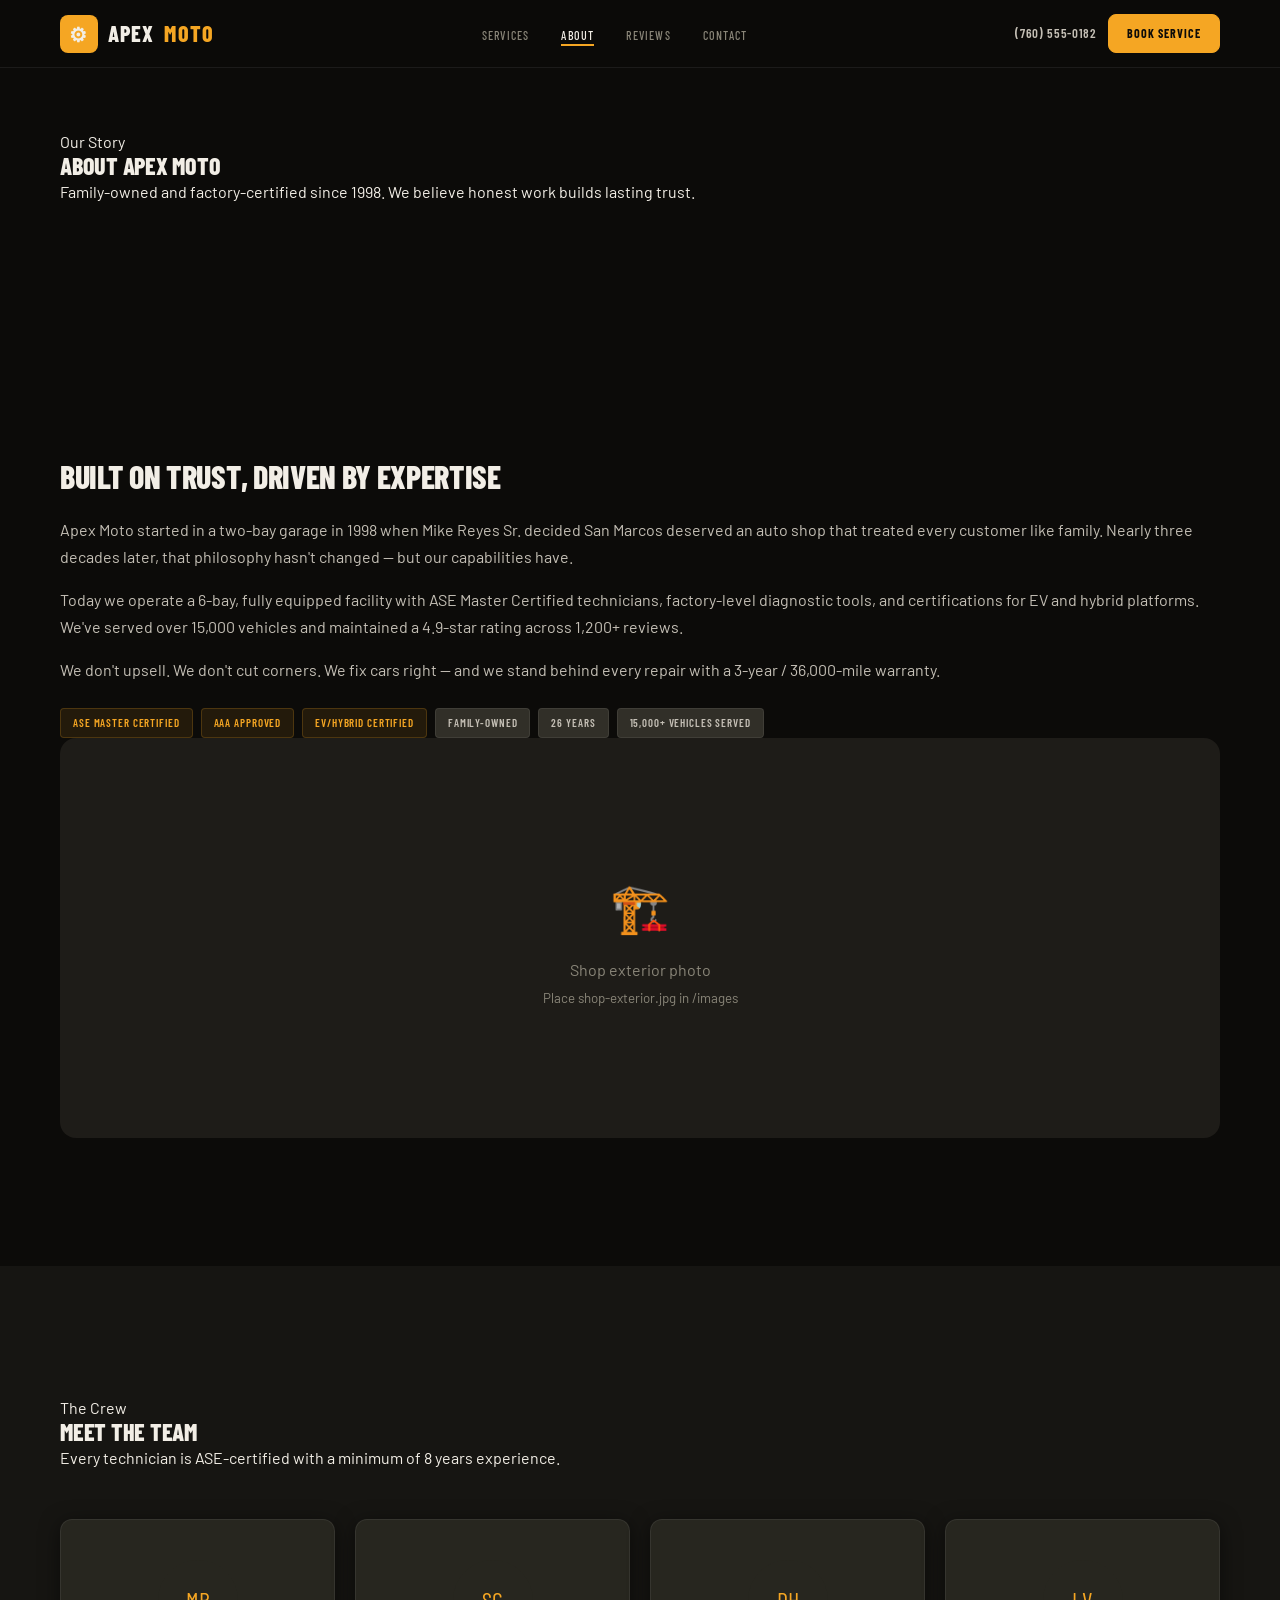
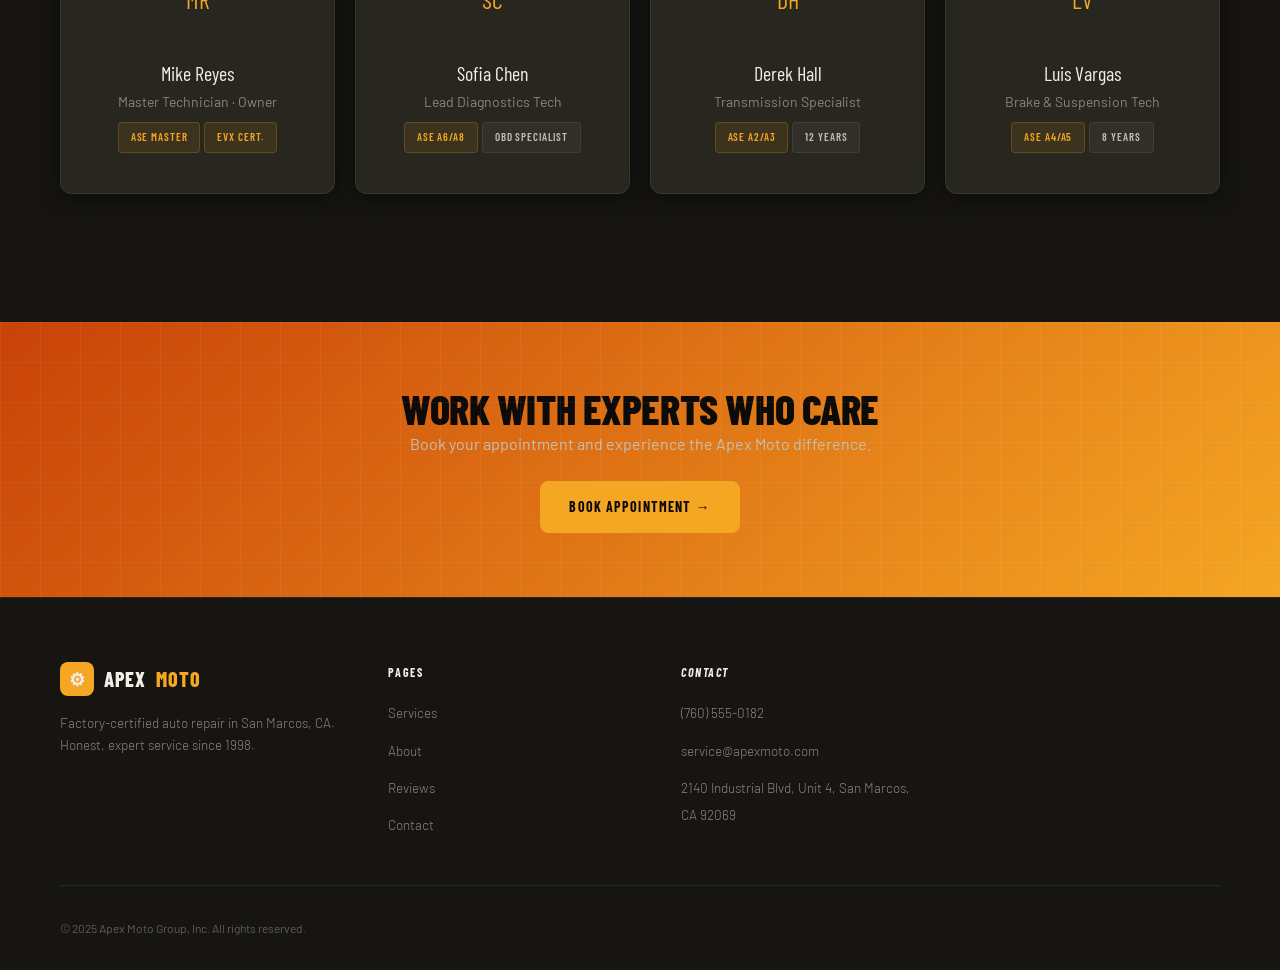
<file: pages/about.html>
<!DOCTYPE html>
<html lang="en">
<head>
  <meta charset="UTF-8">
  <meta name="viewport" content="width=device-width, initial-scale=1.0">
  <meta name="description" content="About Apex Moto — Family-owned auto repair in San Marcos since 1998. Meet our ASE-certified team.">
  <title>About Us | Apex Moto Auto Repair</title>

  <link rel="preconnect" href="https://fonts.googleapis.com">
  <link rel="preconnect" href="https://fonts.gstatic.com" crossorigin>
  <link href="https://fonts.googleapis.com/css2?family=Barlow+Condensed:wght@400;600;700;800&family=Barlow:wght@300;400;500&display=swap" rel="stylesheet">

  <link rel="stylesheet" href="../css/variables.css">
  <link rel="stylesheet" href="../css/reset.css">
  <link rel="stylesheet" href="../css/components.css">
  <link rel="stylesheet" href="../css/layout.css">
</head>
<body>

<!-- Navigation -->
<header>
  <nav class="nav" role="navigation" aria-label="Main navigation">
    <div class="container nav__inner">
      <a href="../index.html" class="nav__logo" aria-label="Apex Moto Home">
        <div class="nav__logo-mark" aria-hidden="true">⚙</div>
        APEX<span>MOTO</span>
      </a>
      <ul class="nav__links" role="list">
        <li><a class="nav__link" href="services.html">Services</a></li>
        <li><a class="nav__link active" href="about.html">About</a></li>
        <li><a class="nav__link" href="reviews.html">Reviews</a></li>
        <li><a class="nav__link" href="contact.html">Contact</a></li>
      </ul>
      <div class="nav__actions">
        <a class="nav__phone" href="tel:+17605550182">(760) 555-0182</a>
        <a class="btn btn--primary btn--sm" href="contact.html">Book Service</a>
        <button class="nav__hamburger" aria-label="Open menu" aria-expanded="false">
          <span></span><span></span><span></span>
        </button>
      </div>
    </div>
  </nav>
  <nav class="nav__mobile" aria-label="Mobile navigation">
    <ul class="nav__mobile-links" role="list">
      <li><a class="nav__mobile-link" href="services.html">Services</a></li>
      <li><a class="nav__mobile-link" href="about.html">About</a></li>
      <li><a class="nav__mobile-link" href="reviews.html">Reviews</a></li>
      <li><a class="nav__mobile-link" href="contact.html">Contact</a></li>
      <li><a class="nav__mobile-link" href="tel:+17605550182" style="color:var(--amber);">(760) 555-0182</a></li>
    </ul>
  </nav>
</header>

<main>

<!-- Page Header -->
<section class="section" style="padding-top:var(--space-4xl);">
  <div class="container">
    <div class="section__label">Our Story</div>
    <h1 class="section__title">About Apex Moto</h1>
    <p class="section__subtitle">Family-owned and factory-certified since 1998. We believe honest work builds lasting trust.</p>
  </div>
</section>

<!-- About Content -->
<section class="section" id="about">
  <div class="container">
    <div class="about-grid">

      <div class="about__content">
        <h2 style="font-family:var(--font-display);font-size:2rem;color:var(--white);margin-bottom:var(--space-lg);">Built on Trust, Driven by Expertise</h2>
        <p style="color:var(--chrome);line-height:1.7;margin-bottom:var(--space-md);">
          Apex Moto started in a two-bay garage in 1998 when Mike Reyes Sr. decided San Marcos deserved an auto shop that treated every customer like family. Nearly three decades later, that philosophy hasn't changed — but our capabilities have.
        </p>
        <p style="color:var(--chrome);line-height:1.7;margin-bottom:var(--space-md);">
          Today we operate a 6-bay, fully equipped facility with ASE Master Certified technicians, factory-level diagnostic tools, and certifications for EV and hybrid platforms. We've served over 15,000 vehicles and maintained a 4.9-star rating across 1,200+ reviews.
        </p>
        <p style="color:var(--chrome);line-height:1.7;margin-bottom:var(--space-lg);">
          We don't upsell. We don't cut corners. We fix cars right — and we stand behind every repair with a 3-year / 36,000-mile warranty.
        </p>

        <div style="display:flex;flex-wrap:wrap;gap:var(--space-sm);">
          <span class="badge badge--amber">ASE Master Certified</span>
          <span class="badge badge--amber">AAA Approved</span>
          <span class="badge badge--amber">EV/Hybrid Certified</span>
          <span class="badge badge--gray">Family-Owned</span>
          <span class="badge badge--gray">26 Years</span>
          <span class="badge badge--gray">15,000+ Vehicles Served</span>
        </div>
      </div>

      <div class="about__image" style="background:var(--plate);border-radius:16px;min-height:400px;display:flex;align-items:center;justify-content:center;color:var(--fog);">
        <div style="text-align:center;">
          <div style="font-size:3rem;margin-bottom:var(--space-sm);">🏗️</div>
          <p>Shop exterior photo<br><small>Place shop-exterior.jpg in /images</small></p>
        </div>
      </div>

    </div>
  </div>
</section>

<!-- Team Section -->
<section class="section" id="team" style="background:var(--steel);">
  <div class="container">
    <div class="section__label">The Crew</div>
    <h2 class="section__title">Meet the Team</h2>
    <p class="section__subtitle">Every technician is ASE-certified with a minimum of 8 years experience.</p>

    <div class="team-grid">

      <div class="card card--elevated" style="text-align:center;padding:var(--space-xl) var(--space-lg);">
        <div style="width:80px;height:80px;border-radius:50%;background:var(--zinc);margin:0 auto var(--space-md);display:flex;align-items:center;justify-content:center;font-family:var(--font-display);font-size:1.5rem;color:var(--amber);">MR</div>
        <div style="font-family:var(--font-display);font-size:1.25rem;color:var(--white);">Mike Reyes</div>
        <div style="color:var(--fog);font-size:0.875rem;margin-bottom:var(--space-sm);">Master Technician · Owner</div>
        <div style="display:flex;flex-wrap:wrap;gap:4px;justify-content:center;">
          <span class="badge badge--amber">ASE Master</span>
          <span class="badge badge--amber">EVX Cert.</span>
        </div>
      </div>

      <div class="card card--elevated" style="text-align:center;padding:var(--space-xl) var(--space-lg);">
        <div style="width:80px;height:80px;border-radius:50%;background:var(--zinc);margin:0 auto var(--space-md);display:flex;align-items:center;justify-content:center;font-family:var(--font-display);font-size:1.5rem;color:var(--amber);">SC</div>
        <div style="font-family:var(--font-display);font-size:1.25rem;color:var(--white);">Sofia Chen</div>
        <div style="color:var(--fog);font-size:0.875rem;margin-bottom:var(--space-sm);">Lead Diagnostics Tech</div>
        <div style="display:flex;flex-wrap:wrap;gap:4px;justify-content:center;">
          <span class="badge badge--amber">ASE A6/A8</span>
          <span class="badge badge--gray">OBD Specialist</span>
        </div>
      </div>

      <div class="card card--elevated" style="text-align:center;padding:var(--space-xl) var(--space-lg);">
        <div style="width:80px;height:80px;border-radius:50%;background:var(--zinc);margin:0 auto var(--space-md);display:flex;align-items:center;justify-content:center;font-family:var(--font-display);font-size:1.5rem;color:var(--amber);">DH</div>
        <div style="font-family:var(--font-display);font-size:1.25rem;color:var(--white);">Derek Hall</div>
        <div style="color:var(--fog);font-size:0.875rem;margin-bottom:var(--space-sm);">Transmission Specialist</div>
        <div style="display:flex;flex-wrap:wrap;gap:4px;justify-content:center;">
          <span class="badge badge--amber">ASE A2/A3</span>
          <span class="badge badge--gray">12 Years</span>
        </div>
      </div>

      <div class="card card--elevated" style="text-align:center;padding:var(--space-xl) var(--space-lg);">
        <div style="width:80px;height:80px;border-radius:50%;background:var(--zinc);margin:0 auto var(--space-md);display:flex;align-items:center;justify-content:center;font-family:var(--font-display);font-size:1.5rem;color:var(--amber);">LV</div>
        <div style="font-family:var(--font-display);font-size:1.25rem;color:var(--white);">Luis Vargas</div>
        <div style="color:var(--fog);font-size:0.875rem;margin-bottom:var(--space-sm);">Brake & Suspension Tech</div>
        <div style="display:flex;flex-wrap:wrap;gap:4px;justify-content:center;">
          <span class="badge badge--amber">ASE A4/A5</span>
          <span class="badge badge--gray">8 Years</span>
        </div>
      </div>

    </div>
  </div>
</section>

<!-- CTA -->
<section class="cta-banner">
  <div class="container" style="text-align:center;">
    <h2 class="cta-banner__title">Work With Experts Who Care</h2>
    <p style="color:var(--chrome);margin-bottom:var(--space-lg);">Book your appointment and experience the Apex Moto difference.</p>
    <a class="btn btn--primary" href="contact.html">Book Appointment →</a>
  </div>
</section>

</main>

<!-- Footer -->
<footer class="footer" role="contentinfo">
  <div class="container">
    <div class="footer__top">
      <div>
        <div class="footer__brand"><div class="footer__logo-mark" aria-hidden="true">⚙</div>APEX<span>MOTO</span></div>
        <p class="footer__tagline">Factory-certified auto repair in San Marcos, CA. Honest, expert service since 1998.</p>
      </div>
      <nav aria-label="Pages">
        <div class="footer__col-title">Pages</div>
        <ul class="footer__col-links" role="list">
          <li><a class="footer__col-link" href="services.html">Services</a></li>
          <li><a class="footer__col-link" href="about.html">About</a></li>
          <li><a class="footer__col-link" href="reviews.html">Reviews</a></li>
          <li><a class="footer__col-link" href="contact.html">Contact</a></li>
        </ul>
      </nav>
      <address>
        <div class="footer__col-title">Contact</div>
        <ul class="footer__col-links" role="list" style="font-style:normal;">
          <li><a class="footer__col-link" href="tel:+17605550182">(760) 555-0182</a></li>
          <li><a class="footer__col-link" href="mailto:service@apexmoto.com">service@apexmoto.com</a></li>
          <li><span class="footer__col-link">2140 Industrial Blvd, Unit 4, San Marcos, CA 92069</span></li>
        </ul>
      </address>
    </div>
    <div class="footer__bottom">
      <div class="footer__copy">&copy; 2025 Apex Moto Group, Inc. All rights reserved.</div>
    </div>
  </div>
</footer>

<script src="../js/data.js"></script>
<script src="../js/main.js"></script>
</body>
</html>
</file>
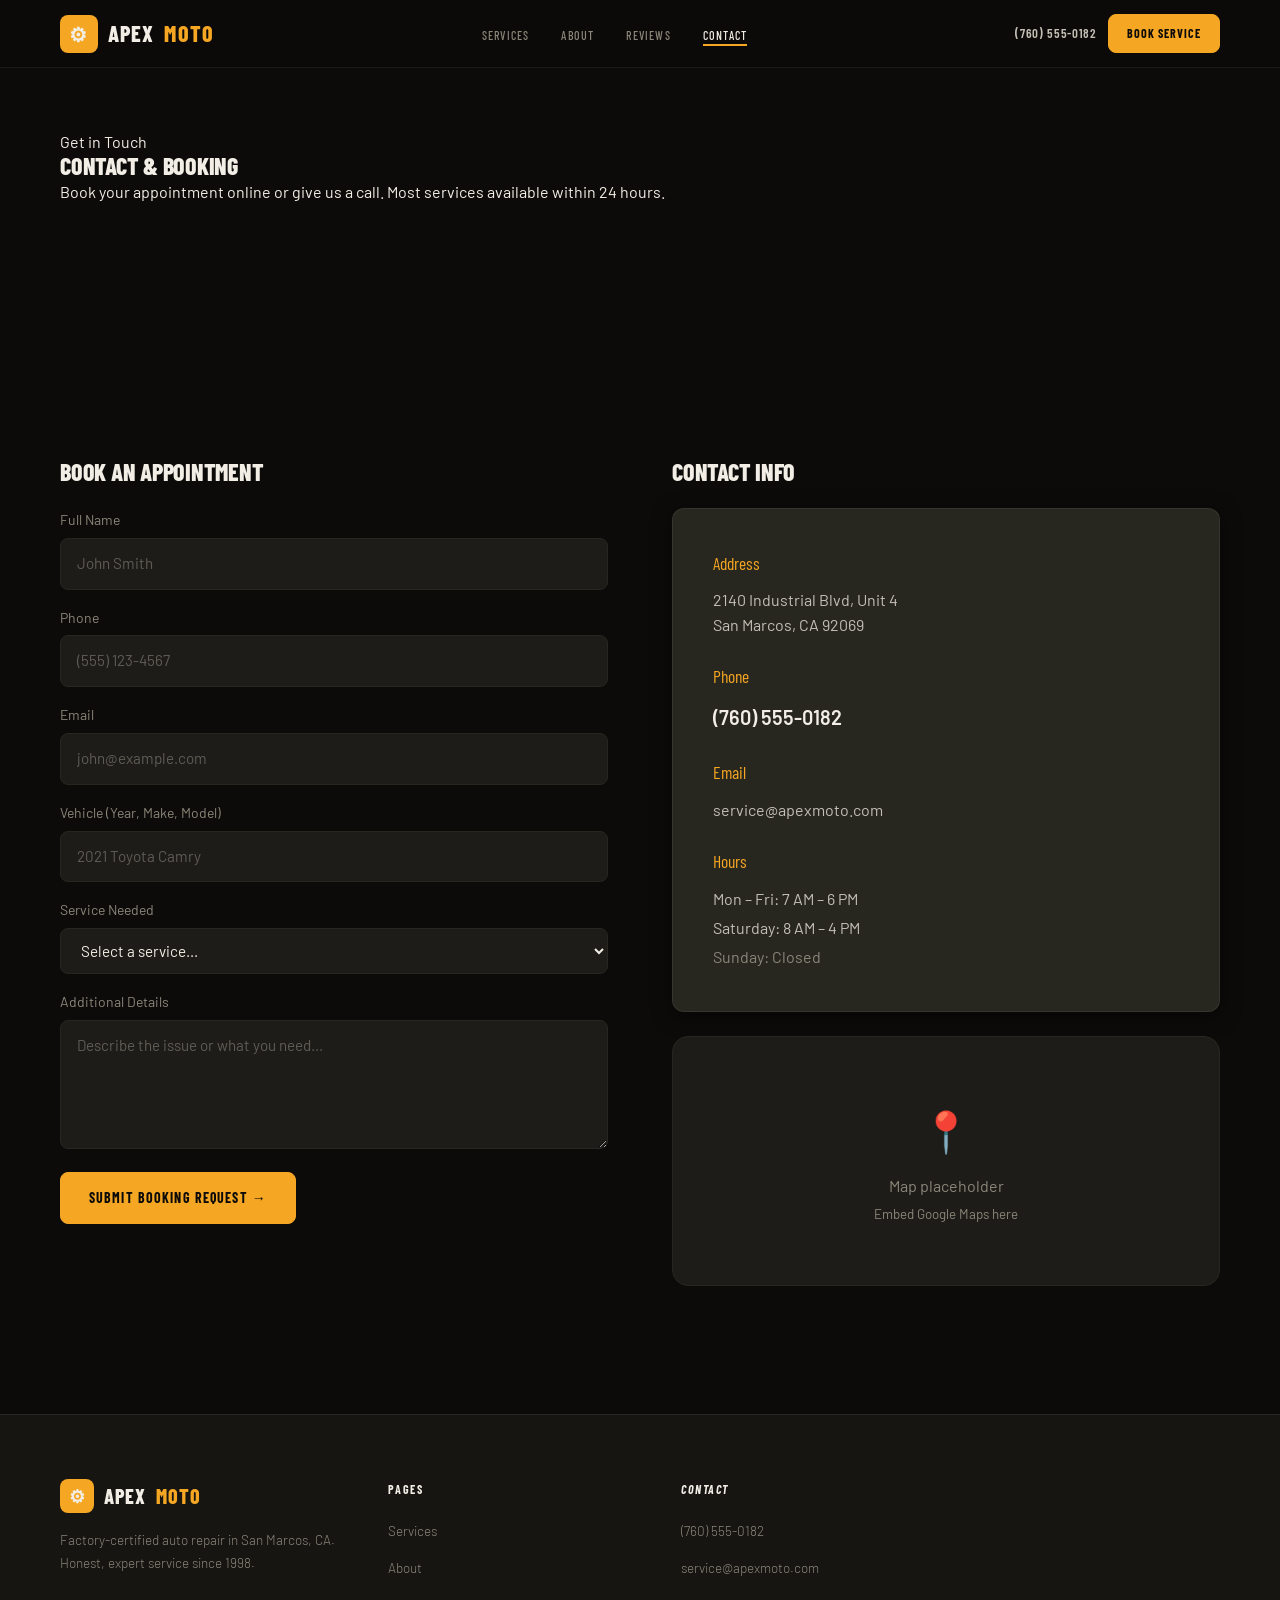
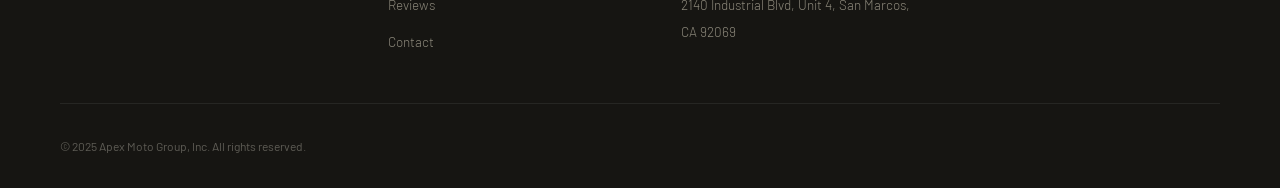
<file: pages/contact.html>
<!DOCTYPE html>
<html lang="en">
<head>
  <meta charset="UTF-8">
  <meta name="viewport" content="width=device-width, initial-scale=1.0">
  <meta name="description" content="Contact Apex Moto — Book your auto repair appointment online or call (760) 555-0182. Located in San Marcos, CA.">
  <title>Contact & Booking | Apex Moto Auto Repair</title>

  <link rel="preconnect" href="https://fonts.googleapis.com">
  <link rel="preconnect" href="https://fonts.gstatic.com" crossorigin>
  <link href="https://fonts.googleapis.com/css2?family=Barlow+Condensed:wght@400;600;700;800&family=Barlow:wght@300;400;500&display=swap" rel="stylesheet">

  <link rel="stylesheet" href="../css/variables.css">
  <link rel="stylesheet" href="../css/reset.css">
  <link rel="stylesheet" href="../css/components.css">
  <link rel="stylesheet" href="../css/layout.css">
</head>
<body>

<!-- Navigation -->
<header>
  <nav class="nav" role="navigation" aria-label="Main navigation">
    <div class="container nav__inner">
      <a href="../index.html" class="nav__logo" aria-label="Apex Moto Home">
        <div class="nav__logo-mark" aria-hidden="true">⚙</div>
        APEX<span>MOTO</span>
      </a>
      <ul class="nav__links" role="list">
        <li><a class="nav__link" href="services.html">Services</a></li>
        <li><a class="nav__link" href="about.html">About</a></li>
        <li><a class="nav__link" href="reviews.html">Reviews</a></li>
        <li><a class="nav__link active" href="contact.html">Contact</a></li>
      </ul>
      <div class="nav__actions">
        <a class="nav__phone" href="tel:+17605550182">(760) 555-0182</a>
        <a class="btn btn--primary btn--sm" href="contact.html">Book Service</a>
        <button class="nav__hamburger" aria-label="Open menu" aria-expanded="false">
          <span></span><span></span><span></span>
        </button>
      </div>
    </div>
  </nav>
  <nav class="nav__mobile" aria-label="Mobile navigation">
    <ul class="nav__mobile-links" role="list">
      <li><a class="nav__mobile-link" href="services.html">Services</a></li>
      <li><a class="nav__mobile-link" href="about.html">About</a></li>
      <li><a class="nav__mobile-link" href="reviews.html">Reviews</a></li>
      <li><a class="nav__mobile-link" href="contact.html">Contact</a></li>
      <li><a class="nav__mobile-link" href="tel:+17605550182" style="color:var(--amber);">(760) 555-0182</a></li>
    </ul>
  </nav>
</header>

<main>

<!-- Page Header -->
<section class="section" style="padding-top:var(--space-4xl);">
  <div class="container">
    <div class="section__label">Get in Touch</div>
    <h1 class="section__title">Contact & Booking</h1>
    <p class="section__subtitle">Book your appointment online or give us a call. Most services available within 24 hours.</p>
  </div>
</section>

<!-- Contact Content -->
<section class="section" id="contact">
  <div class="container">
    <div class="contact-grid" style="display:grid;grid-template-columns:1fr 1fr;gap:var(--space-2xl);">

      <!-- Booking Form -->
      <div>
        <h2 style="font-family:var(--font-display);font-size:1.5rem;color:var(--white);margin-bottom:var(--space-lg);">Book an Appointment</h2>
        <form class="booking-form" style="display:flex;flex-direction:column;gap:var(--space-md);">
          <div>
            <label style="display:block;font-size:0.875rem;color:var(--fog);margin-bottom:6px;">Full Name</label>
            <input type="text" class="form-input" placeholder="John Smith" required style="width:100%;padding:12px 16px;background:var(--plate);border:1px solid var(--zinc);border-radius:8px;color:var(--white);font-family:var(--font-body);font-size:0.95rem;">
          </div>
          <div>
            <label style="display:block;font-size:0.875rem;color:var(--fog);margin-bottom:6px;">Phone</label>
            <input type="tel" class="form-input" placeholder="(555) 123-4567" required style="width:100%;padding:12px 16px;background:var(--plate);border:1px solid var(--zinc);border-radius:8px;color:var(--white);font-family:var(--font-body);font-size:0.95rem;">
          </div>
          <div>
            <label style="display:block;font-size:0.875rem;color:var(--fog);margin-bottom:6px;">Email</label>
            <input type="email" class="form-input" placeholder="john@example.com" style="width:100%;padding:12px 16px;background:var(--plate);border:1px solid var(--zinc);border-radius:8px;color:var(--white);font-family:var(--font-body);font-size:0.95rem;">
          </div>
          <div>
            <label style="display:block;font-size:0.875rem;color:var(--fog);margin-bottom:6px;">Vehicle (Year, Make, Model)</label>
            <input type="text" class="form-input" placeholder="2021 Toyota Camry" required style="width:100%;padding:12px 16px;background:var(--plate);border:1px solid var(--zinc);border-radius:8px;color:var(--white);font-family:var(--font-body);font-size:0.95rem;">
          </div>
          <div>
            <label style="display:block;font-size:0.875rem;color:var(--fog);margin-bottom:6px;">Service Needed</label>
            <select class="form-input" required style="width:100%;padding:12px 16px;background:var(--plate);border:1px solid var(--zinc);border-radius:8px;color:var(--white);font-family:var(--font-body);font-size:0.95rem;">
              <option value="">Select a service...</option>
              <option>Engine Diagnostics</option>
              <option>Transmission Service</option>
              <option>Brake Systems</option>
              <option>EV & Hybrid</option>
              <option>Suspension & Steering</option>
              <option>Electrical Systems</option>
              <option>A/C & Heating</option>
              <option>Oil & Fluid Service</option>
              <option>Pre-Purchase Inspection</option>
              <option>Other</option>
            </select>
          </div>
          <div>
            <label style="display:block;font-size:0.875rem;color:var(--fog);margin-bottom:6px;">Additional Details</label>
            <textarea class="form-input" rows="4" placeholder="Describe the issue or what you need..." style="width:100%;padding:12px 16px;background:var(--plate);border:1px solid var(--zinc);border-radius:8px;color:var(--white);font-family:var(--font-body);font-size:0.95rem;resize:vertical;"></textarea>
          </div>
          <button type="submit" class="btn btn--primary" style="align-self:flex-start;">Submit Booking Request →</button>
        </form>
      </div>

      <!-- Contact Info -->
      <div>
        <h2 style="font-family:var(--font-display);font-size:1.5rem;color:var(--white);margin-bottom:var(--space-lg);">Contact Info</h2>

        <div class="card card--elevated" style="padding:var(--space-xl);margin-bottom:var(--space-lg);">
          <div style="margin-bottom:var(--space-lg);">
            <div style="font-family:var(--font-display);font-size:1.1rem;color:var(--amber);margin-bottom:var(--space-sm);">Address</div>
            <p style="color:var(--chrome);line-height:1.6;">2140 Industrial Blvd, Unit 4<br>San Marcos, CA 92069</p>
          </div>
          <div style="margin-bottom:var(--space-lg);">
            <div style="font-family:var(--font-display);font-size:1.1rem;color:var(--amber);margin-bottom:var(--space-sm);">Phone</div>
            <a href="tel:+17605550182" style="color:var(--white);font-size:1.25rem;font-weight:600;">(760) 555-0182</a>
          </div>
          <div style="margin-bottom:var(--space-lg);">
            <div style="font-family:var(--font-display);font-size:1.1rem;color:var(--amber);margin-bottom:var(--space-sm);">Email</div>
            <a href="mailto:service@apexmoto.com" style="color:var(--chrome);">service@apexmoto.com</a>
          </div>
          <div>
            <div style="font-family:var(--font-display);font-size:1.1rem;color:var(--amber);margin-bottom:var(--space-sm);">Hours</div>
            <ul style="list-style:none;color:var(--chrome);line-height:1.8;padding:0;">
              <li>Mon – Fri: 7 AM – 6 PM</li>
              <li>Saturday: 8 AM – 4 PM</li>
              <li style="color:var(--fog);">Sunday: Closed</li>
            </ul>
          </div>
        </div>

        <!-- Map placeholder -->
        <div style="background:var(--plate);border-radius:16px;height:250px;display:flex;align-items:center;justify-content:center;color:var(--fog);border:1px solid var(--zinc);">
          <div style="text-align:center;">
            <div style="font-size:2.5rem;margin-bottom:var(--space-sm);">📍</div>
            <p>Map placeholder<br><small>Embed Google Maps here</small></p>
          </div>
        </div>
      </div>

    </div>
  </div>
</section>

</main>

<!-- Footer -->
<footer class="footer" role="contentinfo">
  <div class="container">
    <div class="footer__top">
      <div>
        <div class="footer__brand"><div class="footer__logo-mark" aria-hidden="true">⚙</div>APEX<span>MOTO</span></div>
        <p class="footer__tagline">Factory-certified auto repair in San Marcos, CA. Honest, expert service since 1998.</p>
      </div>
      <nav aria-label="Pages">
        <div class="footer__col-title">Pages</div>
        <ul class="footer__col-links" role="list">
          <li><a class="footer__col-link" href="services.html">Services</a></li>
          <li><a class="footer__col-link" href="about.html">About</a></li>
          <li><a class="footer__col-link" href="reviews.html">Reviews</a></li>
          <li><a class="footer__col-link" href="contact.html">Contact</a></li>
        </ul>
      </nav>
      <address>
        <div class="footer__col-title">Contact</div>
        <ul class="footer__col-links" role="list" style="font-style:normal;">
          <li><a class="footer__col-link" href="tel:+17605550182">(760) 555-0182</a></li>
          <li><a class="footer__col-link" href="mailto:service@apexmoto.com">service@apexmoto.com</a></li>
          <li><span class="footer__col-link">2140 Industrial Blvd, Unit 4, San Marcos, CA 92069</span></li>
        </ul>
      </address>
    </div>
    <div class="footer__bottom">
      <div class="footer__copy">&copy; 2025 Apex Moto Group, Inc. All rights reserved.</div>
    </div>
  </div>
</footer>

<script src="../js/data.js"></script>
<script src="../js/main.js"></script>
</body>
</html>
</file>
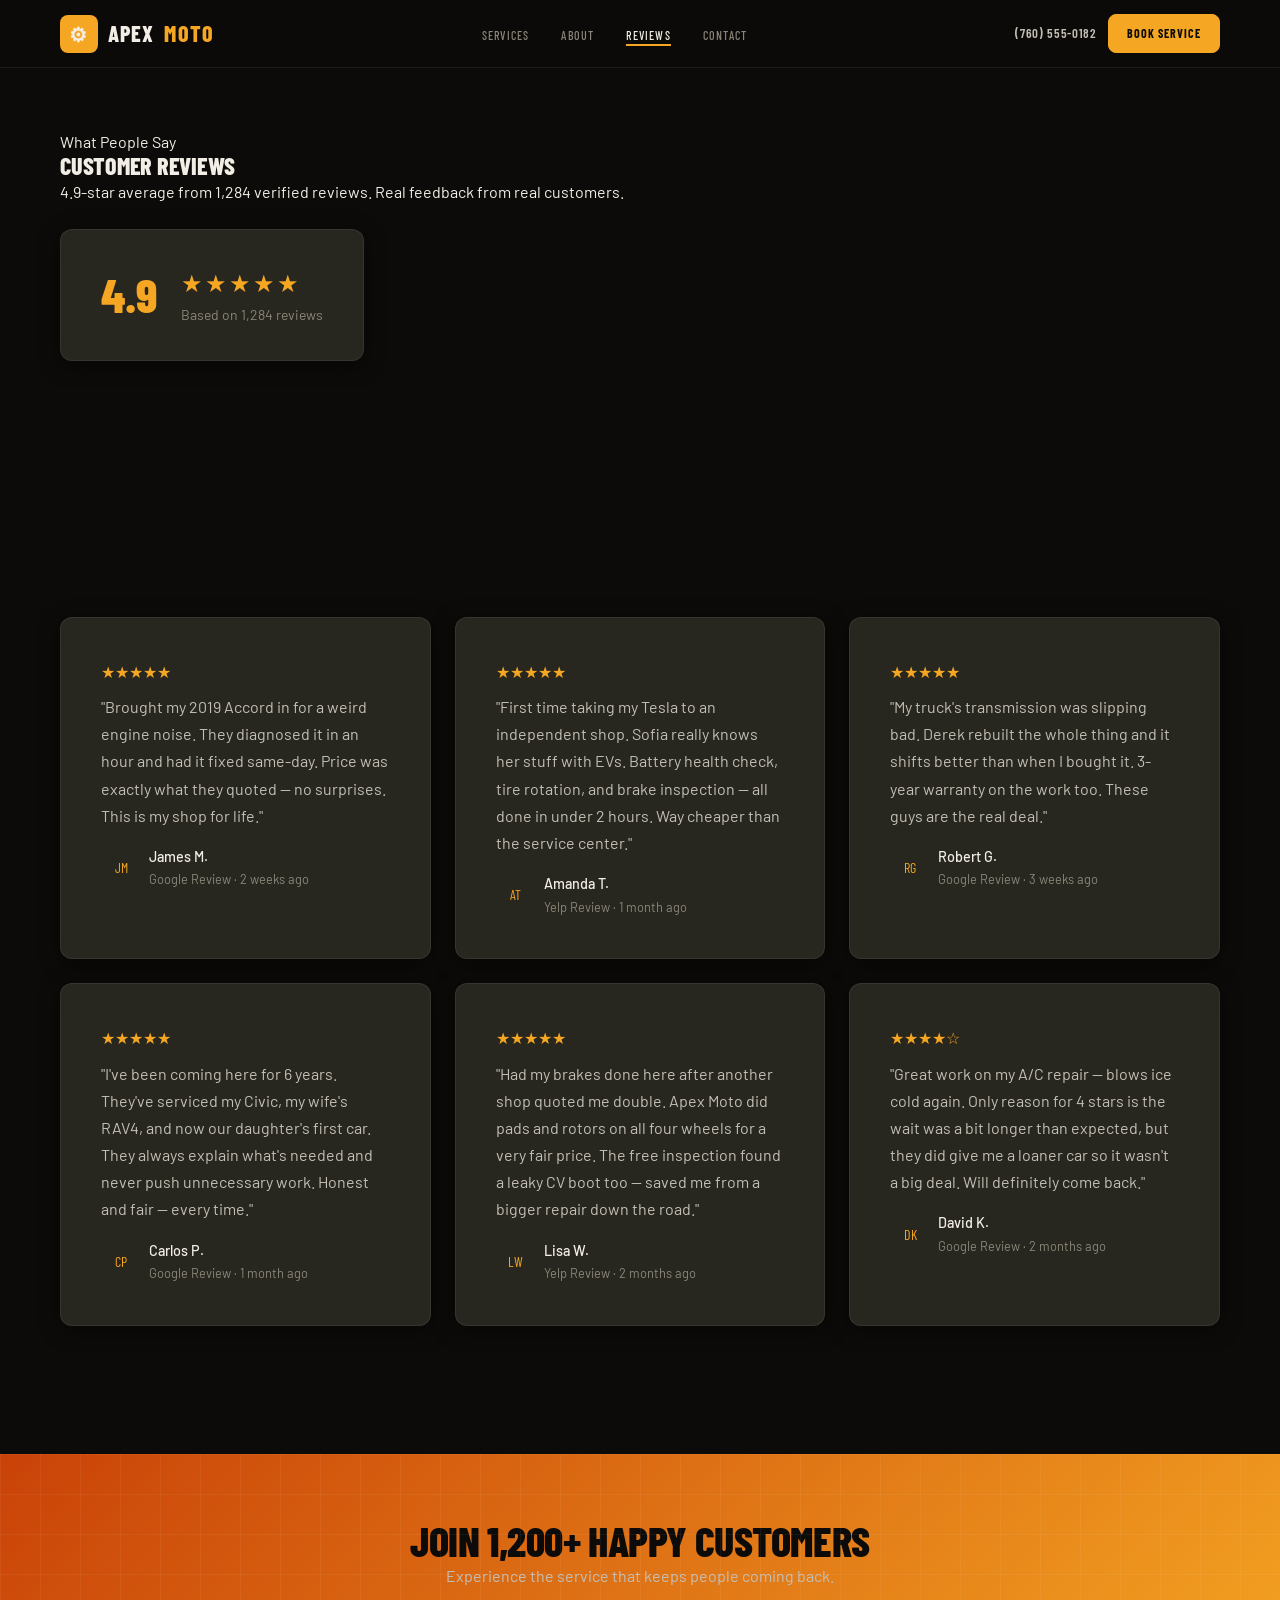
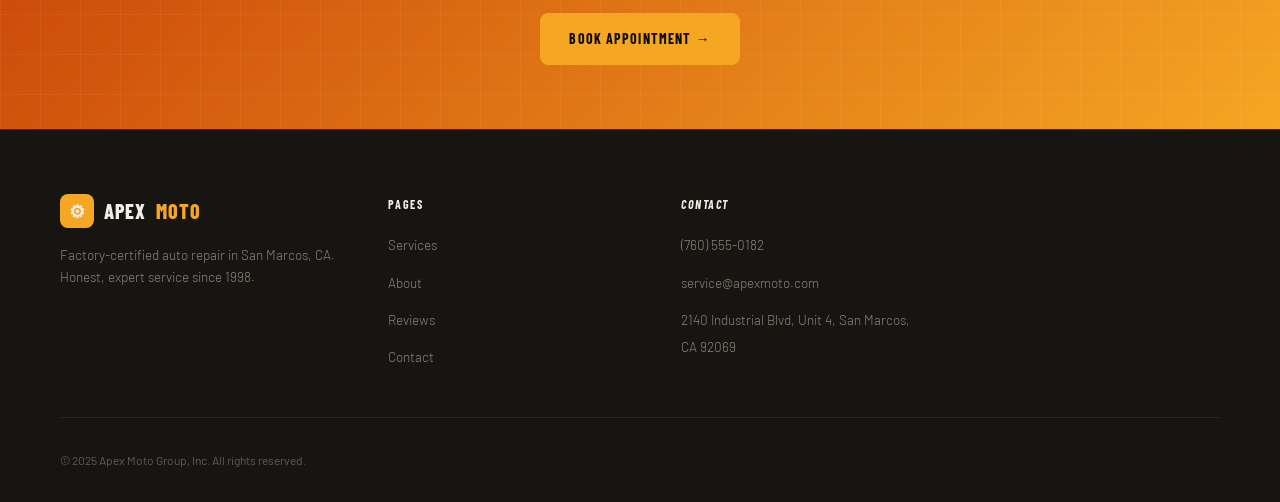
<file: pages/reviews.html>
<!DOCTYPE html>
<html lang="en">
<head>
  <meta charset="UTF-8">
  <meta name="viewport" content="width=device-width, initial-scale=1.0">
  <meta name="description" content="Apex Moto Reviews — See what our customers say. 4.9-star rating from 1,200+ reviews.">
  <title>Reviews | Apex Moto Auto Repair</title>

  <link rel="preconnect" href="https://fonts.googleapis.com">
  <link rel="preconnect" href="https://fonts.gstatic.com" crossorigin>
  <link href="https://fonts.googleapis.com/css2?family=Barlow+Condensed:wght@400;600;700;800&family=Barlow:wght@300;400;500&display=swap" rel="stylesheet">

  <link rel="stylesheet" href="../css/variables.css">
  <link rel="stylesheet" href="../css/reset.css">
  <link rel="stylesheet" href="../css/components.css">
  <link rel="stylesheet" href="../css/layout.css">
</head>
<body>

<!-- Navigation -->
<header>
  <nav class="nav" role="navigation" aria-label="Main navigation">
    <div class="container nav__inner">
      <a href="../index.html" class="nav__logo" aria-label="Apex Moto Home">
        <div class="nav__logo-mark" aria-hidden="true">⚙</div>
        APEX<span>MOTO</span>
      </a>
      <ul class="nav__links" role="list">
        <li><a class="nav__link" href="services.html">Services</a></li>
        <li><a class="nav__link" href="about.html">About</a></li>
        <li><a class="nav__link active" href="reviews.html">Reviews</a></li>
        <li><a class="nav__link" href="contact.html">Contact</a></li>
      </ul>
      <div class="nav__actions">
        <a class="nav__phone" href="tel:+17605550182">(760) 555-0182</a>
        <a class="btn btn--primary btn--sm" href="contact.html">Book Service</a>
        <button class="nav__hamburger" aria-label="Open menu" aria-expanded="false">
          <span></span><span></span><span></span>
        </button>
      </div>
    </div>
  </nav>
  <nav class="nav__mobile" aria-label="Mobile navigation">
    <ul class="nav__mobile-links" role="list">
      <li><a class="nav__mobile-link" href="services.html">Services</a></li>
      <li><a class="nav__mobile-link" href="about.html">About</a></li>
      <li><a class="nav__mobile-link" href="reviews.html">Reviews</a></li>
      <li><a class="nav__mobile-link" href="contact.html">Contact</a></li>
      <li><a class="nav__mobile-link" href="tel:+17605550182" style="color:var(--amber);">(760) 555-0182</a></li>
    </ul>
  </nav>
</header>

<main>

<!-- Page Header -->
<section class="section" style="padding-top:var(--space-4xl);">
  <div class="container">
    <div class="section__label">What People Say</div>
    <h1 class="section__title">Customer Reviews</h1>
    <p class="section__subtitle">4.9-star average from 1,284 verified reviews. Real feedback from real customers.</p>

    <!-- Rating Summary -->
    <div class="card card--elevated" style="display:inline-flex;align-items:center;gap:var(--space-lg);padding:var(--space-lg) var(--space-xl);margin-top:var(--space-lg);">
      <div style="font-family:var(--font-display);font-size:3rem;color:var(--amber);font-weight:800;">4.9</div>
      <div>
        <div style="color:var(--amber);font-size:1.5rem;letter-spacing:2px;">★★★★★</div>
        <div style="color:var(--fog);font-size:0.875rem;">Based on 1,284 reviews</div>
      </div>
    </div>
  </div>
</section>

<!-- Reviews Grid -->
<section class="section" id="reviews">
  <div class="container">
    <div class="reviews-grid" style="display:grid;grid-template-columns:repeat(auto-fill,minmax(350px,1fr));gap:var(--space-lg);">

      <div class="card card--elevated" style="padding:var(--space-xl);">
        <div style="color:var(--amber);margin-bottom:var(--space-sm);">★★★★★</div>
        <p style="color:var(--chrome);line-height:1.7;margin-bottom:var(--space-md);">"Brought my 2019 Accord in for a weird engine noise. They diagnosed it in an hour and had it fixed same-day. Price was exactly what they quoted — no surprises. This is my shop for life."</p>
        <div style="display:flex;align-items:center;gap:var(--space-sm);">
          <div style="width:40px;height:40px;border-radius:50%;background:var(--zinc);display:flex;align-items:center;justify-content:center;font-family:var(--font-display);color:var(--amber);font-size:0.875rem;">JM</div>
          <div>
            <div style="color:var(--white);font-weight:500;font-size:0.9rem;">James M.</div>
            <div style="color:var(--fog);font-size:0.8rem;">Google Review · 2 weeks ago</div>
          </div>
        </div>
      </div>

      <div class="card card--elevated" style="padding:var(--space-xl);">
        <div style="color:var(--amber);margin-bottom:var(--space-sm);">★★★★★</div>
        <p style="color:var(--chrome);line-height:1.7;margin-bottom:var(--space-md);">"First time taking my Tesla to an independent shop. Sofia really knows her stuff with EVs. Battery health check, tire rotation, and brake inspection — all done in under 2 hours. Way cheaper than the service center."</p>
        <div style="display:flex;align-items:center;gap:var(--space-sm);">
          <div style="width:40px;height:40px;border-radius:50%;background:var(--zinc);display:flex;align-items:center;justify-content:center;font-family:var(--font-display);color:var(--amber);font-size:0.875rem;">AT</div>
          <div>
            <div style="color:var(--white);font-weight:500;font-size:0.9rem;">Amanda T.</div>
            <div style="color:var(--fog);font-size:0.8rem;">Yelp Review · 1 month ago</div>
          </div>
        </div>
      </div>

      <div class="card card--elevated" style="padding:var(--space-xl);">
        <div style="color:var(--amber);margin-bottom:var(--space-sm);">★★★★★</div>
        <p style="color:var(--chrome);line-height:1.7;margin-bottom:var(--space-md);">"My truck's transmission was slipping bad. Derek rebuilt the whole thing and it shifts better than when I bought it. 3-year warranty on the work too. These guys are the real deal."</p>
        <div style="display:flex;align-items:center;gap:var(--space-sm);">
          <div style="width:40px;height:40px;border-radius:50%;background:var(--zinc);display:flex;align-items:center;justify-content:center;font-family:var(--font-display);color:var(--amber);font-size:0.875rem;">RG</div>
          <div>
            <div style="color:var(--white);font-weight:500;font-size:0.9rem;">Robert G.</div>
            <div style="color:var(--fog);font-size:0.8rem;">Google Review · 3 weeks ago</div>
          </div>
        </div>
      </div>

      <div class="card card--elevated" style="padding:var(--space-xl);">
        <div style="color:var(--amber);margin-bottom:var(--space-sm);">★★★★★</div>
        <p style="color:var(--chrome);line-height:1.7;margin-bottom:var(--space-md);">"I've been coming here for 6 years. They've serviced my Civic, my wife's RAV4, and now our daughter's first car. They always explain what's needed and never push unnecessary work. Honest and fair — every time."</p>
        <div style="display:flex;align-items:center;gap:var(--space-sm);">
          <div style="width:40px;height:40px;border-radius:50%;background:var(--zinc);display:flex;align-items:center;justify-content:center;font-family:var(--font-display);color:var(--amber);font-size:0.875rem;">CP</div>
          <div>
            <div style="color:var(--white);font-weight:500;font-size:0.9rem;">Carlos P.</div>
            <div style="color:var(--fog);font-size:0.8rem;">Google Review · 1 month ago</div>
          </div>
        </div>
      </div>

      <div class="card card--elevated" style="padding:var(--space-xl);">
        <div style="color:var(--amber);margin-bottom:var(--space-sm);">★★★★★</div>
        <p style="color:var(--chrome);line-height:1.7;margin-bottom:var(--space-md);">"Had my brakes done here after another shop quoted me double. Apex Moto did pads and rotors on all four wheels for a very fair price. The free inspection found a leaky CV boot too — saved me from a bigger repair down the road."</p>
        <div style="display:flex;align-items:center;gap:var(--space-sm);">
          <div style="width:40px;height:40px;border-radius:50%;background:var(--zinc);display:flex;align-items:center;justify-content:center;font-family:var(--font-display);color:var(--amber);font-size:0.875rem;">LW</div>
          <div>
            <div style="color:var(--white);font-weight:500;font-size:0.9rem;">Lisa W.</div>
            <div style="color:var(--fog);font-size:0.8rem;">Yelp Review · 2 months ago</div>
          </div>
        </div>
      </div>

      <div class="card card--elevated" style="padding:var(--space-xl);">
        <div style="color:var(--amber);margin-bottom:var(--space-sm);">★★★★☆</div>
        <p style="color:var(--chrome);line-height:1.7;margin-bottom:var(--space-md);">"Great work on my A/C repair — blows ice cold again. Only reason for 4 stars is the wait was a bit longer than expected, but they did give me a loaner car so it wasn't a big deal. Will definitely come back."</p>
        <div style="display:flex;align-items:center;gap:var(--space-sm);">
          <div style="width:40px;height:40px;border-radius:50%;background:var(--zinc);display:flex;align-items:center;justify-content:center;font-family:var(--font-display);color:var(--amber);font-size:0.875rem;">DK</div>
          <div>
            <div style="color:var(--white);font-weight:500;font-size:0.9rem;">David K.</div>
            <div style="color:var(--fog);font-size:0.8rem;">Google Review · 2 months ago</div>
          </div>
        </div>
      </div>

    </div>
  </div>
</section>

<!-- CTA -->
<section class="cta-banner">
  <div class="container" style="text-align:center;">
    <h2 class="cta-banner__title">Join 1,200+ Happy Customers</h2>
    <p style="color:var(--chrome);margin-bottom:var(--space-lg);">Experience the service that keeps people coming back.</p>
    <a class="btn btn--primary" href="contact.html">Book Appointment →</a>
  </div>
</section>

</main>

<!-- Footer -->
<footer class="footer" role="contentinfo">
  <div class="container">
    <div class="footer__top">
      <div>
        <div class="footer__brand"><div class="footer__logo-mark" aria-hidden="true">⚙</div>APEX<span>MOTO</span></div>
        <p class="footer__tagline">Factory-certified auto repair in San Marcos, CA. Honest, expert service since 1998.</p>
      </div>
      <nav aria-label="Pages">
        <div class="footer__col-title">Pages</div>
        <ul class="footer__col-links" role="list">
          <li><a class="footer__col-link" href="services.html">Services</a></li>
          <li><a class="footer__col-link" href="about.html">About</a></li>
          <li><a class="footer__col-link" href="reviews.html">Reviews</a></li>
          <li><a class="footer__col-link" href="contact.html">Contact</a></li>
        </ul>
      </nav>
      <address>
        <div class="footer__col-title">Contact</div>
        <ul class="footer__col-links" role="list" style="font-style:normal;">
          <li><a class="footer__col-link" href="tel:+17605550182">(760) 555-0182</a></li>
          <li><a class="footer__col-link" href="mailto:service@apexmoto.com">service@apexmoto.com</a></li>
          <li><span class="footer__col-link">2140 Industrial Blvd, Unit 4, San Marcos, CA 92069</span></li>
        </ul>
      </address>
    </div>
    <div class="footer__bottom">
      <div class="footer__copy">&copy; 2025 Apex Moto Group, Inc. All rights reserved.</div>
    </div>
  </div>
</footer>

<script src="../js/data.js"></script>
<script src="../js/main.js"></script>
</body>
</html>
</file>
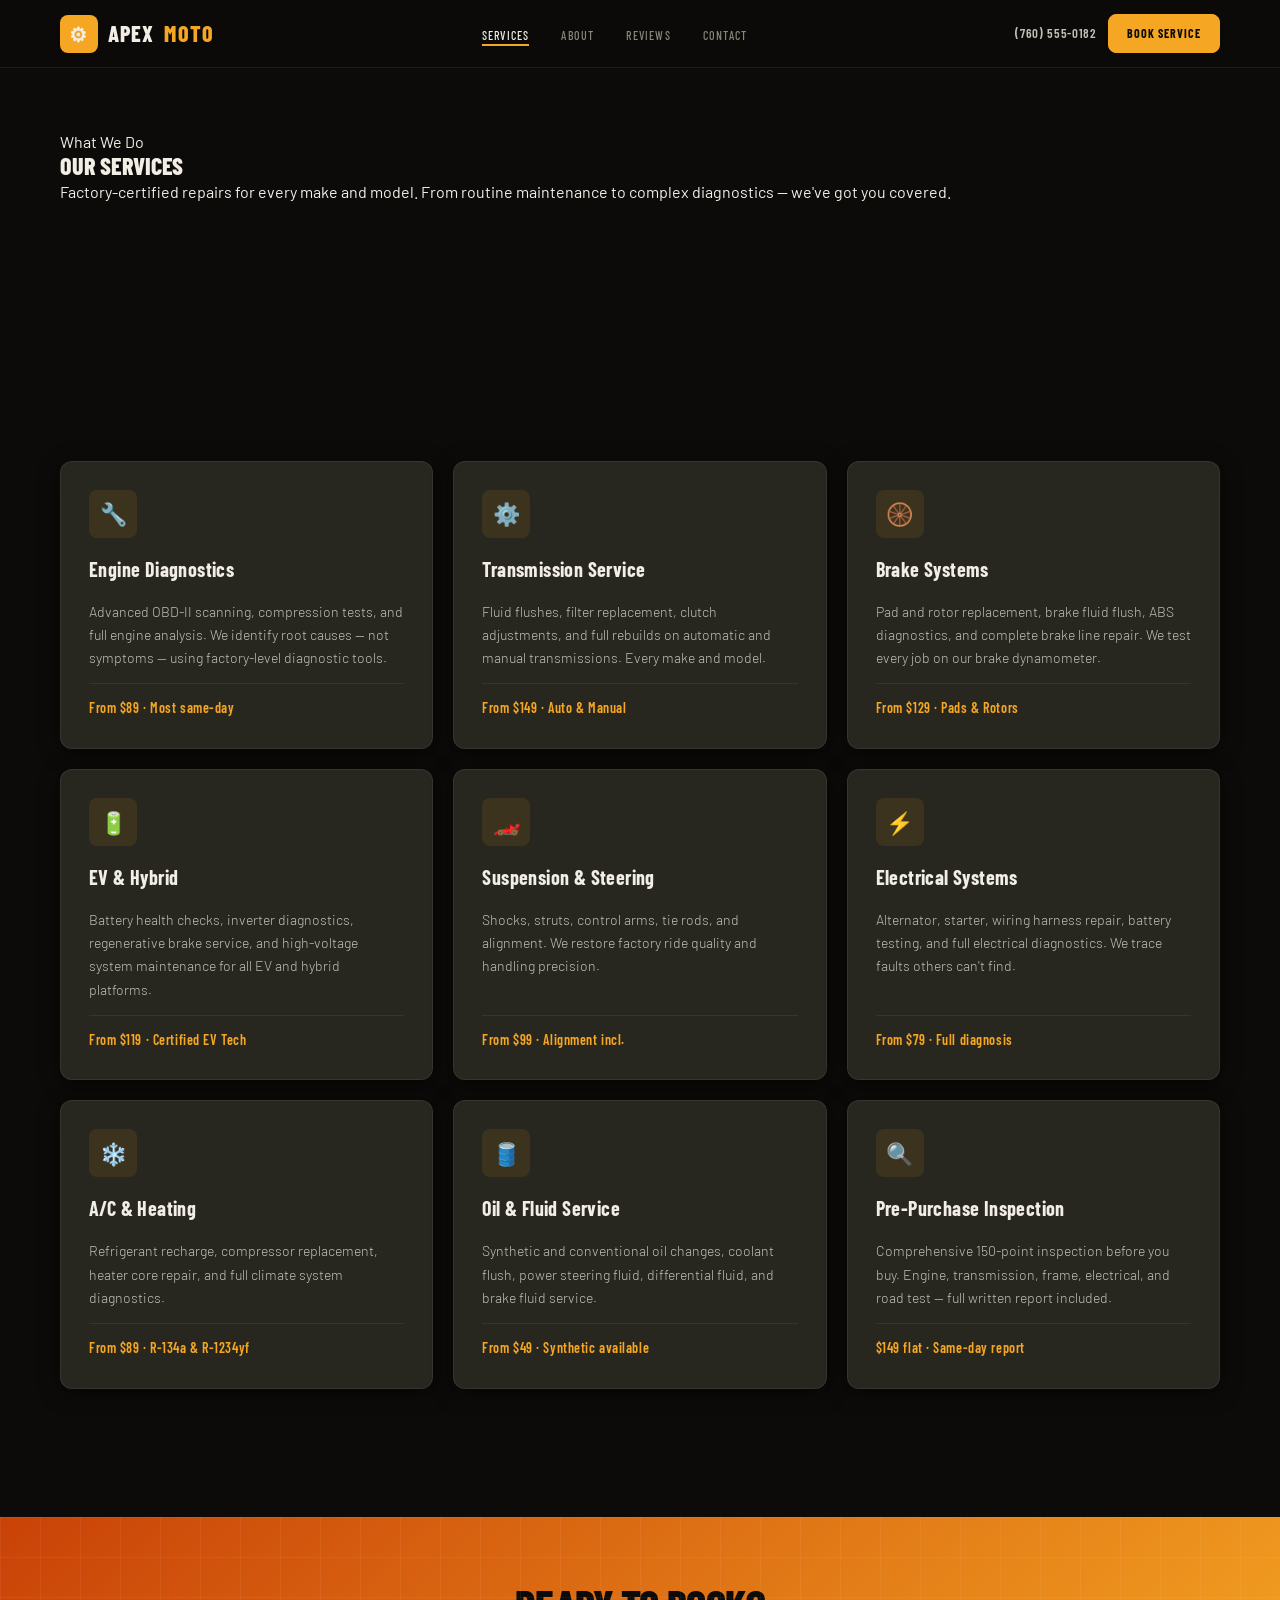
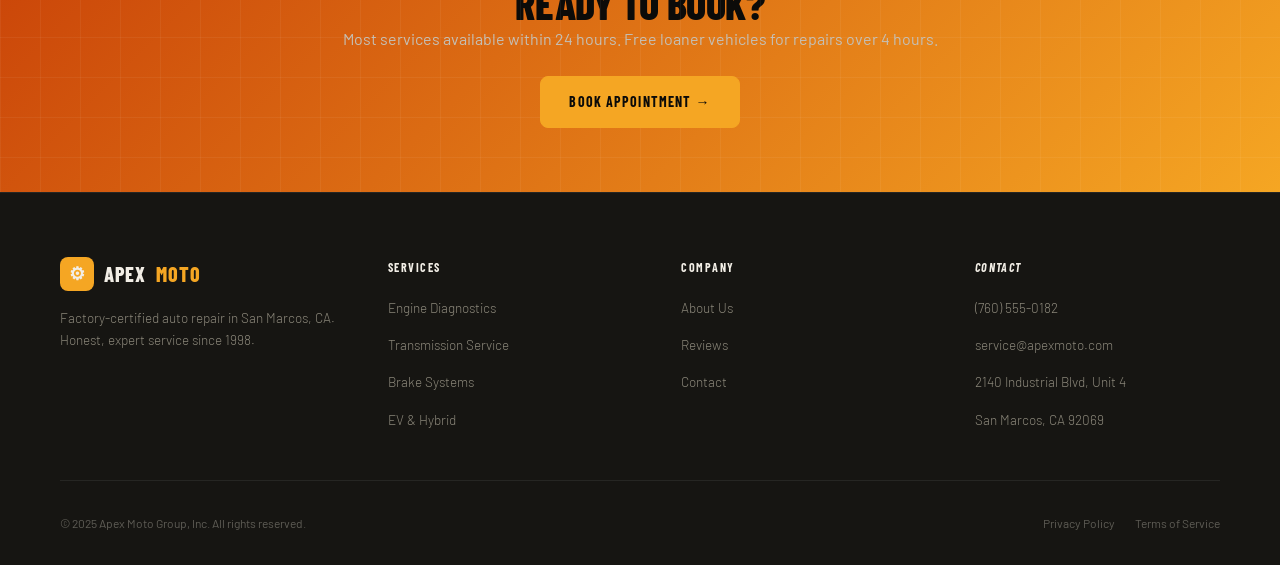
<file: pages/services.html>
<!DOCTYPE html>
<html lang="en">
<head>
  <meta charset="UTF-8">
  <meta name="viewport" content="width=device-width, initial-scale=1.0">
  <meta name="description" content="Apex Moto — Full list of auto repair services. Engine, transmission, brakes, EV & hybrid, suspension, electrical, and more.">
  <title>Services | Apex Moto Auto Repair</title>

  <link rel="preconnect" href="https://fonts.googleapis.com">
  <link rel="preconnect" href="https://fonts.gstatic.com" crossorigin>
  <link href="https://fonts.googleapis.com/css2?family=Barlow+Condensed:wght@400;600;700;800&family=Barlow:wght@300;400;500&display=swap" rel="stylesheet">

  <link rel="stylesheet" href="../css/variables.css">
  <link rel="stylesheet" href="../css/reset.css">
  <link rel="stylesheet" href="../css/components.css">
  <link rel="stylesheet" href="../css/layout.css">
</head>
<body>

<!-- Navigation -->
<header>
  <nav class="nav" role="navigation" aria-label="Main navigation">
    <div class="container nav__inner">
      <a href="../index.html" class="nav__logo" aria-label="Apex Moto Home">
        <div class="nav__logo-mark" aria-hidden="true">⚙</div>
        APEX<span>MOTO</span>
      </a>
      <ul class="nav__links" role="list">
        <li><a class="nav__link active" href="services.html">Services</a></li>
        <li><a class="nav__link" href="about.html">About</a></li>
        <li><a class="nav__link" href="reviews.html">Reviews</a></li>
        <li><a class="nav__link" href="contact.html">Contact</a></li>
      </ul>
      <div class="nav__actions">
        <a class="nav__phone" href="tel:+17605550182">(760) 555-0182</a>
        <a class="btn btn--primary btn--sm" href="contact.html">Book Service</a>
        <button class="nav__hamburger" aria-label="Open menu" aria-expanded="false">
          <span></span><span></span><span></span>
        </button>
      </div>
    </div>
  </nav>
  <nav class="nav__mobile" aria-label="Mobile navigation">
    <ul class="nav__mobile-links" role="list">
      <li><a class="nav__mobile-link" href="services.html">Services</a></li>
      <li><a class="nav__mobile-link" href="about.html">About</a></li>
      <li><a class="nav__mobile-link" href="reviews.html">Reviews</a></li>
      <li><a class="nav__mobile-link" href="contact.html">Contact</a></li>
      <li><a class="nav__mobile-link" href="tel:+17605550182" style="color:var(--amber);">(760) 555-0182</a></li>
    </ul>
  </nav>
</header>

<main>

<!-- Page Header -->
<section class="section" style="padding-top:var(--space-4xl);">
  <div class="container">
    <div class="section__label">What We Do</div>
    <h1 class="section__title">Our Services</h1>
    <p class="section__subtitle">Factory-certified repairs for every make and model. From routine maintenance to complex diagnostics — we've got you covered.</p>
  </div>
</section>

<!-- Services Grid -->
<section class="section" id="services">
  <div class="container">
    <div class="services-grid" role="list" aria-label="Services list">

      <article class="card card--elevated service-card" role="listitem">
        <div class="service-card__icon" aria-hidden="true">🔧</div>
        <div class="service-card__title">Engine Diagnostics</div>
        <p class="service-card__desc">Advanced OBD-II scanning, compression tests, and full engine analysis. We identify root causes — not symptoms — using factory-level diagnostic tools.</p>
        <div class="service-card__price">From $89 · Most same-day</div>
      </article>

      <article class="card card--elevated service-card" role="listitem">
        <div class="service-card__icon" aria-hidden="true">⚙️</div>
        <div class="service-card__title">Transmission Service</div>
        <p class="service-card__desc">Fluid flushes, filter replacement, clutch adjustments, and full rebuilds on automatic and manual transmissions. Every make and model.</p>
        <div class="service-card__price">From $149 · Auto & Manual</div>
      </article>

      <article class="card card--elevated service-card" role="listitem">
        <div class="service-card__icon" aria-hidden="true">🛞</div>
        <div class="service-card__title">Brake Systems</div>
        <p class="service-card__desc">Pad and rotor replacement, brake fluid flush, ABS diagnostics, and complete brake line repair. We test every job on our brake dynamometer.</p>
        <div class="service-card__price">From $129 · Pads & Rotors</div>
      </article>

      <article class="card card--elevated service-card" role="listitem">
        <div class="service-card__icon" aria-hidden="true">🔋</div>
        <div class="service-card__title">EV & Hybrid</div>
        <p class="service-card__desc">Battery health checks, inverter diagnostics, regenerative brake service, and high-voltage system maintenance for all EV and hybrid platforms.</p>
        <div class="service-card__price">From $119 · Certified EV Tech</div>
      </article>

      <article class="card card--elevated service-card" role="listitem">
        <div class="service-card__icon" aria-hidden="true">🏎️</div>
        <div class="service-card__title">Suspension & Steering</div>
        <p class="service-card__desc">Shocks, struts, control arms, tie rods, and alignment. We restore factory ride quality and handling precision.</p>
        <div class="service-card__price">From $99 · Alignment incl.</div>
      </article>

      <article class="card card--elevated service-card" role="listitem">
        <div class="service-card__icon" aria-hidden="true">⚡</div>
        <div class="service-card__title">Electrical Systems</div>
        <p class="service-card__desc">Alternator, starter, wiring harness repair, battery testing, and full electrical diagnostics. We trace faults others can't find.</p>
        <div class="service-card__price">From $79 · Full diagnosis</div>
      </article>

      <article class="card card--elevated service-card" role="listitem">
        <div class="service-card__icon" aria-hidden="true">❄️</div>
        <div class="service-card__title">A/C & Heating</div>
        <p class="service-card__desc">Refrigerant recharge, compressor replacement, heater core repair, and full climate system diagnostics.</p>
        <div class="service-card__price">From $89 · R-134a & R-1234yf</div>
      </article>

      <article class="card card--elevated service-card" role="listitem">
        <div class="service-card__icon" aria-hidden="true">🛢️</div>
        <div class="service-card__title">Oil & Fluid Service</div>
        <p class="service-card__desc">Synthetic and conventional oil changes, coolant flush, power steering fluid, differential fluid, and brake fluid service.</p>
        <div class="service-card__price">From $49 · Synthetic available</div>
      </article>

      <article class="card card--elevated service-card" role="listitem">
        <div class="service-card__icon" aria-hidden="true">🔍</div>
        <div class="service-card__title">Pre-Purchase Inspection</div>
        <p class="service-card__desc">Comprehensive 150-point inspection before you buy. Engine, transmission, frame, electrical, and road test — full written report included.</p>
        <div class="service-card__price">$149 flat · Same-day report</div>
      </article>

    </div>
  </div>
</section>

<!-- CTA -->
<section class="cta-banner">
  <div class="container" style="text-align:center;">
    <h2 class="cta-banner__title">Ready to Book?</h2>
    <p style="color:var(--chrome);margin-bottom:var(--space-lg);">Most services available within 24 hours. Free loaner vehicles for repairs over 4 hours.</p>
    <a class="btn btn--primary" href="contact.html">Book Appointment →</a>
  </div>
</section>

</main>

<!-- Footer -->
<footer class="footer" role="contentinfo">
  <div class="container">
    <div class="footer__top">
      <div>
        <div class="footer__brand">
          <div class="footer__logo-mark" aria-hidden="true">⚙</div>
          APEX<span>MOTO</span>
        </div>
        <p class="footer__tagline">Factory-certified auto repair in San Marcos, CA. Honest, expert service since 1998.</p>
      </div>
      <nav aria-label="Services">
        <div class="footer__col-title">Services</div>
        <ul class="footer__col-links" role="list">
          <li><a class="footer__col-link" href="services.html">Engine Diagnostics</a></li>
          <li><a class="footer__col-link" href="services.html">Transmission Service</a></li>
          <li><a class="footer__col-link" href="services.html">Brake Systems</a></li>
          <li><a class="footer__col-link" href="services.html">EV &amp; Hybrid</a></li>
        </ul>
      </nav>
      <nav aria-label="Company">
        <div class="footer__col-title">Company</div>
        <ul class="footer__col-links" role="list">
          <li><a class="footer__col-link" href="about.html">About Us</a></li>
          <li><a class="footer__col-link" href="reviews.html">Reviews</a></li>
          <li><a class="footer__col-link" href="contact.html">Contact</a></li>
        </ul>
      </nav>
      <address>
        <div class="footer__col-title">Contact</div>
        <ul class="footer__col-links" role="list" style="font-style:normal;">
          <li><a class="footer__col-link" href="tel:+17605550182">(760) 555-0182</a></li>
          <li><a class="footer__col-link" href="mailto:service@apexmoto.com">service@apexmoto.com</a></li>
          <li><span class="footer__col-link">2140 Industrial Blvd, Unit 4</span></li>
          <li><span class="footer__col-link">San Marcos, CA 92069</span></li>
        </ul>
      </address>
    </div>
    <div class="footer__bottom">
      <div class="footer__copy">&copy; 2025 Apex Moto Group, Inc. All rights reserved.</div>
      <nav class="footer__legal" aria-label="Legal links">
        <a class="footer__legal-link" href="#">Privacy Policy</a>
        <a class="footer__legal-link" href="#">Terms of Service</a>
      </nav>
    </div>
  </div>
</footer>

<script src="../js/data.js"></script>
<script src="../js/main.js"></script>
</body>
</html>
</file>
<file: css/variables.css>
/* ============================================================
   APEX MOTO — Design Tokens & CSS Variables
   variables.css
   ============================================================ */

:root {
  /* ── Color Palette ── */
  --ink:        #0c0b09;
  --steel:      #161512;
  --plate:      #1e1c18;
  --zinc:       #27261f;
  --iron:       #312f28;
  --rust:       #C94208;
  --amber:      #F5A623;
  --amber-lt:   #F7BC5A;
  --chrome:     #c4bfb5;
  --fog:        #8a8679;
  --mist:       #5e5c55;
  --white:      #f2eee6;
  --off-white:  #e8e3d8;

  /* ── Semantic Colors ── */
  --color-primary:    var(--amber);
  --color-secondary:  var(--rust);
  --color-bg:         var(--ink);
  --color-surface:    var(--plate);
  --color-surface-2:  var(--zinc);
  --color-text:       var(--white);
  --color-text-muted: var(--chrome);
  --color-text-dim:   var(--fog);
  --color-border:     rgba(255,255,255,0.07);
  --color-border-md:  rgba(255,255,255,0.12);

  /* ── Typography ── */
  --font-display:  'Barlow Condensed', sans-serif;
  --font-body:     'Barlow', sans-serif;

  /* ── Spacing Scale ── */
  --space-xs:   4px;
  --space-sm:   8px;
  --space-md:   16px;
  --space-lg:   24px;
  --space-xl:   40px;
  --space-2xl:  64px;
  --space-3xl:  96px;
  --space-4xl:  128px;

  /* ── Border Radius ── */
  --radius-sm:  4px;
  --radius-md:  8px;
  --radius-lg:  12px;
  --radius-xl:  20px;
  --radius-pill: 999px;

  /* ── Shadows ── */
  --shadow-sm:  0 2px 8px rgba(0,0,0,0.4);
  --shadow-md:  0 4px 20px rgba(0,0,0,0.5);
  --shadow-lg:  0 8px 40px rgba(0,0,0,0.6);
  --glow-amber: 0 0 40px rgba(245,166,35,0.15);

  /* ── Transitions ── */
  --ease-out:   cubic-bezier(0.16, 1, 0.3, 1);
  --ease-in:    cubic-bezier(0.7, 0, 0.84, 0);
  --ease-inout: cubic-bezier(0.65, 0, 0.35, 1);
  --dur-fast:   150ms;
  --dur-base:   250ms;
  --dur-slow:   400ms;

  /* ── Layout ── */
  --container-max:  1280px;
  --container-pad:  clamp(20px, 5vw, 60px);
  --nav-height:     68px;
  --section-gap:    clamp(80px, 10vw, 140px);
}
</file>
<file: css/components.css>
/* ============================================================
   APEX MOTO — UI Components
   components.css
   ============================================================ */

/* ────────────────────────────────────────
   BUTTONS
──────────────────────────────────────── */
.btn {
  display: inline-flex;
  align-items: center;
  justify-content: center;
  gap: 8px;
  font-family: var(--font-display);
  font-size: 14px;
  font-weight: 700;
  letter-spacing: 0.08em;
  text-transform: uppercase;
  padding: 13px 28px;
  border-radius: var(--radius-md);
  cursor: pointer;
  transition:
    background var(--dur-base) var(--ease-out),
    color var(--dur-base) var(--ease-out),
    border-color var(--dur-base) var(--ease-out),
    transform var(--dur-fast) var(--ease-out),
    box-shadow var(--dur-base) var(--ease-out);
  white-space: nowrap;
  border: 1.5px solid transparent;
  position: relative;
  overflow: hidden;
}

.btn:active { transform: scale(0.97); }

.btn--primary {
  background: var(--amber);
  color: var(--ink);
  border-color: var(--amber);
}
.btn--primary:hover {
  background: var(--amber-lt);
  border-color: var(--amber-lt);
  transform: translateY(-2px);
  box-shadow: 0 6px 24px rgba(245,166,35,0.35);
}

.btn--secondary {
  background: transparent;
  color: var(--chrome);
  border-color: var(--color-border-md);
}
.btn--secondary:hover {
  border-color: var(--amber);
  color: var(--amber);
  transform: translateY(-2px);
}

.btn--ghost {
  background: transparent;
  color: var(--amber);
  border-color: transparent;
  padding-inline: 0;
}
.btn--ghost:hover { color: var(--amber-lt); }

.btn--lg {
  font-size: 15px;
  padding: 15px 36px;
}

.btn--sm {
  font-size: 12px;
  padding: 8px 18px;
}

.btn svg, .btn .btn-icon {
  width: 16px; height: 16px;
  flex-shrink: 0;
  transition: transform var(--dur-base) var(--ease-out);
}

.btn:hover svg { transform: translateX(3px); }

/* ────────────────────────────────────────
   CARDS
──────────────────────────────────────── */
.card {
  background: var(--color-surface);
  border: 1px solid var(--color-border);
  border-radius: var(--radius-lg);
  padding: var(--space-lg);
  transition: border-color var(--dur-base) var(--ease-out),
              transform var(--dur-base) var(--ease-out);
}

.card:hover {
  border-color: var(--color-border-md);
  transform: translateY(-2px);
}

.card--elevated {
  background: var(--zinc);
  box-shadow: var(--shadow-md);
}

.card--highlight {
  border-color: rgba(245,166,35,0.2);
  background: linear-gradient(145deg, rgba(245,166,35,0.06), rgba(201,66,8,0.04));
}

.card--highlight:hover {
  border-color: rgba(245,166,35,0.4);
  box-shadow: var(--glow-amber);
}

/* ── Service Card ── */
.service-card {
  padding: 28px;
  display: flex;
  flex-direction: column;
  gap: 14px;
}

.service-card__icon {
  width: 48px; height: 48px;
  background: rgba(245,166,35,0.1);
  border-radius: var(--radius-md);
  display: flex;
  align-items: center;
  justify-content: center;
  font-size: 22px;
  transition: background var(--dur-base) var(--ease-out),
              transform var(--dur-base) var(--ease-out);
}

.service-card:hover .service-card__icon {
  background: rgba(245,166,35,0.18);
  transform: scale(1.08);
}

.service-card__title {
  font-family: var(--font-display);
  font-size: 20px;
  font-weight: 700;
  color: var(--white);
  letter-spacing: 0.02em;
}

.service-card__desc {
  font-size: 14px;
  font-weight: 300;
  color: var(--color-text-muted);
  line-height: 1.65;
  flex: 1;
}

.service-card__price {
  font-family: var(--font-display);
  font-size: 14px;
  font-weight: 600;
  color: var(--amber);
  letter-spacing: 0.04em;
  border-top: 1px solid var(--color-border);
  padding-top: 12px;
  margin-top: auto;
}

/* ── Stat Card ── */
.stat-card {
  text-align: center;
  padding: 28px 20px;
}

.stat-card__num {
  font-family: var(--font-display);
  font-size: clamp(36px, 5vw, 54px);
  font-weight: 800;
  color: var(--white);
  line-height: 1;
  letter-spacing: -0.02em;
}

.stat-card__num span { color: var(--amber); }

.stat-card__label {
  font-size: 12px;
  font-weight: 500;
  letter-spacing: 0.1em;
  text-transform: uppercase;
  color: var(--fog);
  margin-top: 6px;
}

/* ── Team Card ── */
.team-card {
  text-align: center;
  padding: 28px 20px;
}

.team-card__avatar {
  width: 80px; height: 80px;
  border-radius: 50%;
  margin: 0 auto 16px;
  display: flex;
  align-items: center;
  justify-content: center;
  font-family: var(--font-display);
  font-size: 28px;
  font-weight: 800;
  color: var(--ink);
  border: 2px solid rgba(245,166,35,0.3);
}

.team-card__name {
  font-family: var(--font-display);
  font-size: 20px;
  font-weight: 700;
  color: var(--white);
  letter-spacing: 0.03em;
  margin-bottom: 4px;
}

.team-card__role {
  font-size: 12px;
  color: var(--fog);
  letter-spacing: 0.05em;
  margin-bottom: 12px;
}

.team-card__certs {
  display: flex;
  flex-wrap: wrap;
  justify-content: center;
  gap: 6px;
}

/* ── Review Card ── */
.review-card {
  padding: 24px;
}

.review-card__stars {
  color: var(--amber);
  font-size: 15px;
  letter-spacing: 2px;
  margin-bottom: 12px;
}

.review-card__text {
  font-size: 14px;
  font-weight: 300;
  color: var(--chrome);
  line-height: 1.7;
  margin-bottom: 16px;
  font-style: italic;
}

.review-card__author {
  display: flex;
  align-items: center;
  gap: 10px;
}

.review-card__initials {
  width: 36px; height: 36px;
  border-radius: 50%;
  background: var(--iron);
  display: flex;
  align-items: center;
  justify-content: center;
  font-family: var(--font-display);
  font-size: 13px;
  font-weight: 700;
  color: var(--amber);
  flex-shrink: 0;
}

.review-card__name {
  font-size: 13px;
  font-weight: 500;
  color: var(--white);
  line-height: 1.2;
}

.review-card__vehicle {
  font-size: 11px;
  color: var(--fog);
  letter-spacing: 0.04em;
}

/* ────────────────────────────────────────
   BADGES & TRUST INDICATORS
──────────────────────────────────────── */
.badge {
  display: inline-flex;
  align-items: center;
  gap: 6px;
  font-size: 11px;
  font-weight: 600;
  font-family: var(--font-display);
  letter-spacing: 0.08em;
  text-transform: uppercase;
  padding: 5px 12px;
  border-radius: var(--radius-sm);
}

.badge--amber {
  background: rgba(245,166,35,0.1);
  color: var(--amber);
  border: 1px solid rgba(245,166,35,0.2);
}

.badge--rust {
  background: rgba(201,66,8,0.12);
  color: #ff7a46;
  border: 1px solid rgba(201,66,8,0.25);
}

.badge--gray {
  background: var(--iron);
  color: var(--chrome);
  border: 1px solid var(--color-border);
}

.trust-row {
  display: flex;
  flex-wrap: wrap;
  gap: 8px;
  align-items: center;
}

/* ────────────────────────────────────────
   FORM ELEMENTS
──────────────────────────────────────── */
.form-group {
  display: flex;
  flex-direction: column;
  gap: 6px;
}

.form-label {
  font-family: var(--font-display);
  font-size: 11px;
  font-weight: 700;
  letter-spacing: 0.1em;
  text-transform: uppercase;
  color: var(--fog);
}

.form-input,
.form-select,
.form-textarea {
  background: var(--zinc);
  border: 1px solid var(--color-border);
  border-radius: var(--radius-md);
  color: var(--white);
  padding: 12px 16px;
  font-size: 14px;
  font-family: var(--font-body);
  transition: border-color var(--dur-base) var(--ease-out);
  width: 100%;
}

.form-input::placeholder,
.form-textarea::placeholder { color: var(--mist); }

.form-input:focus,
.form-select:focus,
.form-textarea:focus {
  border-color: var(--amber);
  outline: none;
}

.form-select {
  cursor: pointer;
  appearance: none;
  background-image: url("data:image/svg+xml,%3Csvg xmlns='http://www.w3.org/2000/svg' width='12' height='8' fill='none'%3E%3Cpath d='M1 1l5 5 5-5' stroke='%235e5c55' stroke-width='1.5' stroke-linecap='round' stroke-linejoin='round'/%3E%3C/svg%3E");
  background-repeat: no-repeat;
  background-position: right 14px center;
  padding-right: 36px;
}

.form-select option { background: var(--plate); }

.form-textarea { resize: vertical; min-height: 120px; line-height: 1.6; }

/* ── Status Dot ── */
.status-dot {
  display: inline-flex;
  align-items: center;
  gap: 6px;
  font-size: 12px;
  color: var(--fog);
}

.status-dot::before {
  content: '';
  width: 7px; height: 7px;
  border-radius: 50%;
  background: #4ade80;
  animation: status-pulse 2s ease-in-out infinite;
}

@keyframes status-pulse {
  0%, 100% { opacity: 1; box-shadow: 0 0 0 0 rgba(74,222,128,0.4); }
  50%       { opacity: 0.7; box-shadow: 0 0 0 4px rgba(74,222,128,0); }
}

/* ── Accordion ── */
.accordion-item {
  border-bottom: 1px solid var(--color-border);
}

.accordion-trigger {
  width: 100%;
  display: flex;
  justify-content: space-between;
  align-items: center;
  padding: 20px 0;
  cursor: pointer;
  font-family: var(--font-display);
  font-size: 17px;
  font-weight: 600;
  color: var(--white);
  text-align: left;
  letter-spacing: 0.02em;
  transition: color var(--dur-base) var(--ease-out);
}

.accordion-trigger:hover { color: var(--amber); }

.accordion-icon {
  width: 20px; height: 20px;
  flex-shrink: 0;
  transition: transform var(--dur-base) var(--ease-out);
  color: var(--fog);
}

.accordion-trigger.open .accordion-icon { transform: rotate(45deg); color: var(--amber); }

.accordion-content {
  overflow: hidden;
  max-height: 0;
  transition: max-height 0.35s var(--ease-inout);
}

.accordion-content.open { max-height: 500px; }

.accordion-body {
  font-size: 14px;
  font-weight: 300;
  color: var(--chrome);
  line-height: 1.7;
  padding-bottom: 20px;
}

/* ── Pricing Card ── */
.pricing-card {
  padding: 32px 28px;
  position: relative;
}

.pricing-card--featured {
  border-color: rgba(245,166,35,0.35);
  background: linear-gradient(160deg, rgba(245,166,35,0.07), rgba(201,66,8,0.04));
}

.pricing-card__popular {
  position: absolute;
  top: -14px;
  left: 50%;
  transform: translateX(-50%);
  background: var(--amber);
  color: var(--ink);
  font-family: var(--font-display);
  font-size: 11px;
  font-weight: 800;
  letter-spacing: 0.1em;
  text-transform: uppercase;
  padding: 4px 16px;
  border-radius: var(--radius-pill);
}

.pricing-card__name {
  font-family: var(--font-display);
  font-size: 13px;
  font-weight: 700;
  letter-spacing: 0.12em;
  text-transform: uppercase;
  color: var(--fog);
  margin-bottom: 10px;
}

.pricing-card__price {
  font-family: var(--font-display);
  font-size: 48px;
  font-weight: 800;
  color: var(--white);
  line-height: 1;
  margin-bottom: 4px;
  letter-spacing: -0.02em;
}

.pricing-card__price sup {
  font-size: 22px;
  vertical-align: super;
  color: var(--amber);
}

.pricing-card__period {
  font-size: 13px;
  color: var(--fog);
  margin-bottom: 24px;
}

.pricing-card__features {
  display: flex;
  flex-direction: column;
  gap: 10px;
  margin-bottom: 28px;
}

.pricing-card__feature {
  display: flex;
  align-items: center;
  gap: 10px;
  font-size: 14px;
  color: var(--chrome);
}

.pricing-card__feature::before {
  content: '';
  width: 16px; height: 16px;
  border-radius: 50%;
  background: rgba(245,166,35,0.12);
  border: 1.5px solid var(--amber);
  flex-shrink: 0;
  background-image: url("data:image/svg+xml,%3Csvg xmlns='http://www.w3.org/2000/svg' width='8' height='6' fill='none'%3E%3Cpath d='M1 3l2 2 4-4' stroke='%23F5A623' stroke-width='1.5' stroke-linecap='round' stroke-linejoin='round'/%3E%3C/svg%3E");
  background-repeat: no-repeat;
  background-position: center;
}
</file>
<file: css/layout.css>
/* ============================================================
   APEX MOTO — Layout & Sections
   layout.css
   ============================================================ */

/* ────────────────────────────────────────
   NAVIGATION
──────────────────────────────────────── */
.nav {
  position: fixed;
  top: 0; left: 0; right: 0;
  z-index: 200;
  height: var(--nav-height);
  background: rgba(12,11,9,0.88);
  backdrop-filter: blur(16px);
  -webkit-backdrop-filter: blur(16px);
  border-bottom: 1px solid var(--color-border);
  transition: background var(--dur-slow) var(--ease-out);
}

.nav.scrolled {
  background: rgba(12,11,9,0.97);
}

.nav__inner {
  height: 100%;
  display: flex;
  align-items: center;
  justify-content: space-between;
  gap: var(--space-xl);
}

.nav__logo {
  display: flex;
  align-items: center;
  gap: 10px;
  font-family: var(--font-display);
  font-size: 22px;
  font-weight: 800;
  letter-spacing: 0.05em;
  text-transform: uppercase;
  color: var(--white);
  flex-shrink: 0;
}

.nav__logo-mark {
  width: 38px; height: 38px;
  background: var(--amber);
  border-radius: var(--radius-md);
  display: flex;
  align-items: center;
  justify-content: center;
  font-size: 20px;
}

.nav__logo span { color: var(--amber); }

.nav__links {
  display: flex;
  align-items: center;
  gap: 32px;
}

.nav__link {
  font-size: 12px;
  font-weight: 500;
  font-family: var(--font-display);
  letter-spacing: 0.1em;
  text-transform: uppercase;
  color: var(--fog);
  transition: color var(--dur-base) var(--ease-out);
  position: relative;
}

.nav__link::after {
  content: '';
  position: absolute;
  bottom: -4px; left: 0; right: 100%;
  height: 1.5px;
  background: var(--amber);
  transition: right var(--dur-base) var(--ease-out);
}

.nav__link:hover { color: var(--white); }
.nav__link:hover::after { right: 0; }
.nav__link.active { color: var(--white); }
.nav__link.active::after { right: 0; }

.nav__actions {
  display: flex;
  align-items: center;
  gap: 12px;
}

.nav__phone {
  font-family: var(--font-display);
  font-size: 13px;
  font-weight: 600;
  color: var(--chrome);
  letter-spacing: 0.05em;
  transition: color var(--dur-base) var(--ease-out);
}

.nav__phone:hover { color: var(--amber); }

/* Mobile hamburger */
.nav__hamburger {
  display: none;
  flex-direction: column;
  justify-content: center;
  gap: 5px;
  width: 36px; height: 36px;
  cursor: pointer;
  padding: 6px;
}

.nav__hamburger span {
  display: block;
  height: 1.5px;
  background: var(--chrome);
  transition: all var(--dur-base) var(--ease-out);
  border-radius: 1px;
}

.nav__hamburger.open span:nth-child(1) { transform: translateY(6.5px) rotate(45deg); }
.nav__hamburger.open span:nth-child(2) { opacity: 0; transform: scaleX(0); }
.nav__hamburger.open span:nth-child(3) { transform: translateY(-6.5px) rotate(-45deg); }

/* Mobile menu */
.nav__mobile {
  position: fixed;
  top: var(--nav-height);
  left: 0; right: 0;
  background: var(--steel);
  border-bottom: 1px solid var(--color-border);
  transform: translateY(-100%);
  opacity: 0;
  transition: transform var(--dur-slow) var(--ease-out),
              opacity var(--dur-slow) var(--ease-out);
  pointer-events: none;
  z-index: 199;
}

.nav__mobile.open {
  transform: translateY(0);
  opacity: 1;
  pointer-events: auto;
}

.nav__mobile-links {
  padding: 24px var(--container-pad);
  display: flex;
  flex-direction: column;
  gap: 4px;
}

.nav__mobile-link {
  font-family: var(--font-display);
  font-size: 18px;
  font-weight: 700;
  letter-spacing: 0.06em;
  text-transform: uppercase;
  color: var(--chrome);
  padding: 12px 0;
  border-bottom: 1px solid var(--color-border);
  transition: color var(--dur-base) var(--ease-out);
}

.nav__mobile-link:hover { color: var(--amber); }

/* ────────────────────────────────────────
   HERO
──────────────────────────────────────── */
.hero {
  padding-top: var(--nav-height);
  min-height: 100vh;
  display: grid;
  grid-template-columns: 1fr 400px;
  position: relative;
  overflow: hidden;
}

.hero::before {
  content: '';
  position: absolute;
  inset: 0;
  background:
    radial-gradient(ellipse 80% 60% at 30% 50%, rgba(201,66,8,0.07) 0%, transparent 70%),
    radial-gradient(ellipse 60% 80% at 70% 30%, rgba(245,166,35,0.04) 0%, transparent 60%);
  pointer-events: none;
}

/* Geometric bg pattern */
.hero::after {
  content: '';
  position: absolute;
  inset: 0;
  background-image:
    linear-gradient(var(--color-border) 1px, transparent 1px),
    linear-gradient(90deg, var(--color-border) 1px, transparent 1px);
  background-size: 60px 60px;
  opacity: 0.4;
  pointer-events: none;
}

.hero__left {
  padding: clamp(48px, 6vw, 80px) clamp(32px, 5vw, 64px);
  display: flex;
  flex-direction: column;
  justify-content: center;
  gap: 48px;
  position: relative;
  z-index: 1;
  border-right: 1px solid var(--color-border);
}

.hero__checkpoint {
  display: flex;
  gap: 20px;
  animation: hero-slide-up 0.7s var(--ease-out) both;
}

.hero__checkpoint:nth-child(1) { animation-delay: 0.1s; }
.hero__checkpoint:nth-child(2) { animation-delay: 0.22s; }
.hero__checkpoint:nth-child(3) { animation-delay: 0.34s; }
.hero__checkpoint:nth-child(4) { animation-delay: 0.46s; }

@keyframes hero-slide-up {
  from { opacity: 0; transform: translateY(24px); }
  to   { opacity: 1; transform: translateY(0); }
}

.hero__step-marker {
  display: flex;
  flex-direction: column;
  align-items: center;
  flex-shrink: 0;
}

.hero__step-num {
  width: 38px; height: 38px;
  border-radius: 50%;
  border: 1.5px solid var(--amber);
  display: flex;
  align-items: center;
  justify-content: center;
  font-family: var(--font-display);
  font-size: 14px;
  font-weight: 700;
  color: var(--amber);
  background: rgba(245,166,35,0.06);
  flex-shrink: 0;
}

.hero__step-line {
  width: 1px;
  flex: 1;
  min-height: 28px;
  margin-top: 6px;
  background: linear-gradient(to bottom, rgba(245,166,35,0.25), transparent);
}

.hero__checkpoint:last-child .hero__step-line { display: none; }

.hero__step-content {
  flex: 1;
  padding-top: 5px;
}

.hero__step-label {
  font-family: var(--font-display);
  font-size: 10px;
  font-weight: 700;
  letter-spacing: 0.18em;
  text-transform: uppercase;
  color: var(--amber);
  margin-bottom: 8px;
  display: flex;
  align-items: center;
  gap: 8px;
}

.hero__step-label::before {
  content: '';
  width: 18px; height: 1px;
  background: var(--amber);
}

/* Identity badge */
.hero__identity-badge {
  display: inline-flex;
  align-items: center;
  gap: 14px;
  background: var(--plate);
  border: 1px solid var(--color-border);
  border-left: 3px solid var(--amber);
  border-radius: var(--radius-md);
  padding: 14px 20px;
  margin-bottom: 12px;
}

.hero__badge-icon {
  width: 44px; height: 44px;
  background: rgba(245,166,35,0.1);
  border-radius: var(--radius-md);
  display: flex;
  align-items: center;
  justify-content: center;
  font-size: 22px;
  flex-shrink: 0;
}

.hero__badge-name {
  font-family: var(--font-display);
  font-size: 20px;
  font-weight: 800;
  color: var(--white);
  letter-spacing: 0.02em;
  line-height: 1.1;
}

.hero__badge-sub {
  font-size: 12px;
  color: var(--fog);
  margin-top: 3px;
}

/* Big headline */
.hero__headline {
  font-size: clamp(52px, 7vw, 88px);
  font-weight: 800;
  line-height: 0.9;
  letter-spacing: -0.02em;
  text-transform: uppercase;
}

.hero__headline em {
  font-style: normal;
  color: var(--amber);
  display: block;
}

.hero__service-chips {
  display: flex;
  flex-wrap: wrap;
  gap: 7px;
  margin-top: 12px;
}

.hero__chip {
  font-family: var(--font-display);
  font-size: 12px;
  font-weight: 600;
  letter-spacing: 0.07em;
  text-transform: uppercase;
  padding: 5px 12px;
  border-radius: var(--radius-sm);
  background: var(--zinc);
  color: var(--chrome);
  border: 1px solid var(--color-border);
  transition: background var(--dur-base), border-color var(--dur-base), color var(--dur-base);
}

.hero__chip:hover {
  background: rgba(245,166,35,0.1);
  border-color: rgba(245,166,35,0.25);
  color: var(--amber);
}

/* Audience */
.hero__audience {
  font-size: 16px;
  font-weight: 300;
  color: var(--chrome);
  line-height: 1.75;
  max-width: 520px;
}

.hero__audience strong {
  color: var(--white);
  font-weight: 500;
}

/* Urgency box */
.hero__urgency {
  background: linear-gradient(135deg, rgba(201,66,8,0.1), rgba(245,166,35,0.06));
  border: 1px solid rgba(245,166,35,0.22);
  border-radius: var(--radius-md);
  padding: 20px 24px;
  position: relative;
  overflow: hidden;
}

.hero__urgency::before {
  content: '';
  position: absolute;
  top: 0; left: 0;
  width: 3px; height: 100%;
  background: linear-gradient(to bottom, var(--rust), var(--amber));
}

.hero__urgency-tag {
  font-family: var(--font-display);
  font-size: 10px;
  font-weight: 700;
  letter-spacing: 0.16em;
  text-transform: uppercase;
  color: var(--amber);
  margin-bottom: 6px;
}

.hero__urgency h4 {
  font-size: 19px;
  font-weight: 700;
  color: var(--white);
  margin-bottom: 8px;
  letter-spacing: 0.02em;
}

.hero__urgency p {
  font-size: 13.5px;
  font-weight: 300;
  color: var(--chrome);
  line-height: 1.65;
}

.hero__urgency-badges {
  display: flex;
  flex-wrap: wrap;
  gap: 8px;
  margin-top: 14px;
}

/* Hero right sidebar */
.hero__right {
  background: var(--steel);
  padding: 40px 28px;
  display: flex;
  flex-direction: column;
  gap: 16px;
  position: relative;
  z-index: 1;
  overflow-y: auto;
}

/* ── Hero Sidebar Cards ── */
.hero__sidebar-card {
  background: var(--plate);
  border: 1px solid var(--color-border);
  border-radius: var(--radius-lg);
  padding: 20px;
  animation: hero-fade-in 0.6s var(--ease-out) both;
}

.hero__sidebar-card:nth-child(1) { animation-delay: 0.2s; }
.hero__sidebar-card:nth-child(2) { animation-delay: 0.3s; }
.hero__sidebar-card:nth-child(3) { animation-delay: 0.4s; }
.hero__sidebar-card:nth-child(4) { animation-delay: 0.5s; }

@keyframes hero-fade-in {
  from { opacity: 0; transform: translateX(20px); }
  to   { opacity: 1; transform: translateX(0); }
}

.hero__profile-card {
  text-align: center;
  padding: 28px 20px;
  background: var(--zinc);
}

.hero__avatar {
  width: 72px; height: 72px;
  border-radius: 50%;
  background: linear-gradient(135deg, var(--rust), var(--amber));
  margin: 0 auto 14px;
  display: flex;
  align-items: center;
  justify-content: center;
  font-family: var(--font-display);
  font-size: 26px;
  font-weight: 800;
  color: var(--ink);
  border: 2.5px solid rgba(245,166,35,0.35);
}

.hero__profile-name {
  font-family: var(--font-display);
  font-size: 20px;
  font-weight: 700;
  color: var(--white);
  letter-spacing: 0.03em;
}

.hero__profile-role {
  font-size: 12px;
  color: var(--fog);
  margin-top: 3px;
  letter-spacing: 0.04em;
}

.hero__rating {
  display: flex;
  align-items: center;
  justify-content: center;
  gap: 6px;
  margin-top: 10px;
}

.hero__stars { color: var(--amber); font-size: 13px; letter-spacing: 1px; }

.hero__rating-count { font-size: 12px; color: var(--fog); }

.hero__certs {
  display: flex;
  flex-wrap: wrap;
  justify-content: center;
  gap: 6px;
  margin-top: 12px;
}

/* Hours */
.hero__card-title {
  font-family: var(--font-display);
  font-size: 11px;
  font-weight: 700;
  letter-spacing: 0.12em;
  text-transform: uppercase;
  color: var(--fog);
  margin-bottom: 12px;
}

.hero__hours-list {
  display: flex;
  flex-direction: column;
  gap: 7px;
}

.hero__hours-row {
  display: flex;
  justify-content: space-between;
  font-size: 13px;
}

.hero__hours-row span:first-child { color: var(--chrome); }
.hero__hours-row span:last-child { color: var(--white); font-weight: 500; }

.hero__hours-row.today span { color: var(--amber); font-weight: 600; }

/* CTA card */
.hero__cta-card {
  background: linear-gradient(145deg, rgba(201,66,8,0.12), rgba(245,166,35,0.07));
  border-color: rgba(245,166,35,0.18);
}

.hero__cta-headline {
  font-family: var(--font-display);
  font-size: 21px;
  font-weight: 700;
  color: var(--white);
  line-height: 1.2;
  margin-bottom: 6px;
}

.hero__cta-sub {
  font-size: 12px;
  color: var(--fog);
  line-height: 1.55;
  margin-bottom: 16px;
}

.hero__cta-buttons {
  display: flex;
  flex-direction: column;
  gap: 8px;
}

/* ────────────────────────────────────────
   STAT STRIP
──────────────────────────────────────── */
.stat-strip {
  background: var(--plate);
  border-top: 1px solid var(--color-border);
  border-bottom: 1px solid var(--color-border);
}

.stat-strip__inner {
  display: grid;
  grid-template-columns: repeat(5, 1fr);
}

.stat-strip__item {
  padding: 24px 20px;
  text-align: center;
  border-right: 1px solid var(--color-border);
  animation: stat-up 0.6s var(--ease-out) both;
}

.stat-strip__item:last-child { border-right: none; }

.stat-strip__item:nth-child(1) { animation-delay: 0.5s; }
.stat-strip__item:nth-child(2) { animation-delay: 0.62s; }
.stat-strip__item:nth-child(3) { animation-delay: 0.74s; }
.stat-strip__item:nth-child(4) { animation-delay: 0.86s; }
.stat-strip__item:nth-child(5) { animation-delay: 0.98s; }

@keyframes stat-up {
  from { opacity: 0; transform: translateY(10px); }
  to   { opacity: 1; transform: translateY(0); }
}

.stat-strip__num {
  font-family: var(--font-display);
  font-size: 32px;
  font-weight: 800;
  color: var(--white);
  line-height: 1;
  letter-spacing: -0.01em;
}

.stat-strip__num span { color: var(--amber); }

.stat-strip__label {
  font-size: 10px;
  font-weight: 500;
  letter-spacing: 0.1em;
  text-transform: uppercase;
  color: var(--fog);
  margin-top: 5px;
}

/* ────────────────────────────────────────
   SERVICES SECTION
──────────────────────────────────────── */
.services-section {
  background: var(--ink);
}

.services-section__header {
  display: flex;
  justify-content: space-between;
  align-items: flex-end;
  flex-wrap: wrap;
  gap: var(--space-lg);
  margin-bottom: 48px;
}

.services-grid {
  display: grid;
  grid-template-columns: repeat(3, 1fr);
  gap: 20px;
}

/* ────────────────────────────────────────
   ABOUT / WHY US
──────────────────────────────────────── */
.about-section {
  background: var(--steel);
}

.about-section__inner {
  display: grid;
  grid-template-columns: 1fr 1fr;
  gap: clamp(48px, 6vw, 96px);
  align-items: center;
}

.about-section__visual {
  position: relative;
}

.about-section__visual-box {
  background: var(--plate);
  border: 1px solid var(--color-border);
  border-radius: var(--radius-xl);
  overflow: hidden;
  aspect-ratio: 4/3;
  display: flex;
  align-items: center;
  justify-content: center;
  position: relative;
}

.about-section__visual-inner {
  width: 100%;
  height: 100%;
  background:
    radial-gradient(ellipse 60% 60% at 50% 50%, rgba(201,66,8,0.15) 0%, transparent 70%),
    repeating-linear-gradient(
      45deg,
      transparent,
      transparent 30px,
      rgba(255,255,255,0.02) 30px,
      rgba(255,255,255,0.02) 31px
    );
  display: flex;
  align-items: center;
  justify-content: center;
}

.about-section__big-icon {
  font-size: 80px;
  opacity: 0.6;
  filter: drop-shadow(0 0 40px rgba(245,166,35,0.3));
}

.about-section__float-badge {
  position: absolute;
  bottom: -16px;
  right: -16px;
  background: var(--amber);
  color: var(--ink);
  border-radius: var(--radius-lg);
  padding: 16px 20px;
  text-align: center;
  box-shadow: var(--shadow-lg);
}

.about-section__float-badge-num {
  font-family: var(--font-display);
  font-size: 32px;
  font-weight: 800;
  line-height: 1;
}

.about-section__float-badge-label {
  font-size: 11px;
  font-weight: 600;
  letter-spacing: 0.08em;
  text-transform: uppercase;
  margin-top: 3px;
}

.about-features {
  display: flex;
  flex-direction: column;
  gap: 20px;
  margin-top: 32px;
}

.about-feature {
  display: flex;
  gap: 16px;
  align-items: flex-start;
}

.about-feature__icon {
  width: 40px; height: 40px;
  background: rgba(245,166,35,0.08);
  border: 1px solid rgba(245,166,35,0.15);
  border-radius: var(--radius-md);
  display: flex;
  align-items: center;
  justify-content: center;
  font-size: 18px;
  flex-shrink: 0;
}

.about-feature__title {
  font-family: var(--font-display);
  font-size: 16px;
  font-weight: 700;
  color: var(--white);
  margin-bottom: 4px;
  letter-spacing: 0.02em;
}

.about-feature__desc {
  font-size: 13.5px;
  font-weight: 300;
  color: var(--chrome);
  line-height: 1.65;
}

/* ────────────────────────────────────────
   TEAM SECTION
──────────────────────────────────────── */
.team-section {
  background: var(--ink);
}

.team-grid {
  display: grid;
  grid-template-columns: repeat(4, 1fr);
  gap: 20px;
  margin-top: 48px;
}

/* ────────────────────────────────────────
   REVIEWS SECTION
──────────────────────────────────────── */
.reviews-section {
  background: var(--steel);
}

.reviews-header {
  display: grid;
  grid-template-columns: 1fr auto;
  align-items: end;
  gap: var(--space-lg);
  margin-bottom: 48px;
}

.reviews-overall {
  display: flex;
  align-items: center;
  gap: 16px;
}

.reviews-score {
  font-family: var(--font-display);
  font-size: 56px;
  font-weight: 800;
  color: var(--white);
  line-height: 1;
}

.reviews-stars-big {
  color: var(--amber);
  font-size: 22px;
  letter-spacing: 3px;
  display: block;
  margin-bottom: 4px;
}

.reviews-count {
  font-size: 13px;
  color: var(--fog);
}

.reviews-grid {
  display: grid;
  grid-template-columns: repeat(3, 1fr);
  gap: 20px;
}

/* ────────────────────────────────────────
   PRICING SECTION
──────────────────────────────────────── */
.pricing-section {
  background: var(--ink);
}

.pricing-grid {
  display: grid;
  grid-template-columns: repeat(3, 1fr);
  gap: 24px;
  margin-top: 48px;
  align-items: start;
}

/* ────────────────────────────────────────
   FAQ SECTION
──────────────────────────────────────── */
.faq-section {
  background: var(--steel);
}

.faq-section__inner {
  display: grid;
  grid-template-columns: 1fr 1fr;
  gap: 80px;
  align-items: start;
}

/* ────────────────────────────────────────
   CONTACT / BOOKING SECTION
──────────────────────────────────────── */
.contact-section {
  background: var(--ink);
}

.contact-section__inner {
  display: grid;
  grid-template-columns: 1fr 420px;
  gap: 64px;
  align-items: start;
}

.contact-form {
  display: grid;
  grid-template-columns: 1fr 1fr;
  gap: 16px;
}

.contact-form .form-group--full { grid-column: 1 / -1; }

.contact-info-items {
  display: flex;
  flex-direction: column;
  gap: 20px;
  margin-top: 32px;
}

.contact-info-item {
  display: flex;
  gap: 14px;
  align-items: flex-start;
}

.contact-info-icon {
  width: 40px; height: 40px;
  background: rgba(245,166,35,0.08);
  border: 1px solid rgba(245,166,35,0.15);
  border-radius: var(--radius-md);
  display: flex;
  align-items: center;
  justify-content: center;
  font-size: 18px;
  flex-shrink: 0;
}

.contact-info-label {
  font-family: var(--font-display);
  font-size: 11px;
  font-weight: 700;
  letter-spacing: 0.1em;
  text-transform: uppercase;
  color: var(--fog);
  margin-bottom: 3px;
}

.contact-info-value {
  font-size: 14px;
  font-weight: 400;
  color: var(--white);
}

.contact-info-value a { color: var(--amber); transition: color var(--dur-base); }
.contact-info-value a:hover { color: var(--amber-lt); }

/* Map placeholder */
.map-placeholder {
  background: var(--plate);
  border: 1px solid var(--color-border);
  border-radius: var(--radius-lg);
  overflow: hidden;
  aspect-ratio: 16/9;
  margin-top: 24px;
  display: flex;
  align-items: center;
  justify-content: center;
  position: relative;
}

.map-grid {
  position: absolute;
  inset: 0;
  background-image:
    linear-gradient(var(--color-border) 1px, transparent 1px),
    linear-gradient(90deg, var(--color-border) 1px, transparent 1px);
  background-size: 40px 40px;
}

.map-pin {
  position: relative;
  z-index: 1;
  text-align: center;
}

.map-pin-dot {
  width: 20px; height: 20px;
  background: var(--amber);
  border-radius: 50%;
  margin: 0 auto 6px;
  box-shadow: 0 0 0 6px rgba(245,166,35,0.2);
  animation: map-ping 2s ease-in-out infinite;
}

@keyframes map-ping {
  0%, 100% { box-shadow: 0 0 0 6px rgba(245,166,35,0.2); }
  50%       { box-shadow: 0 0 0 12px rgba(245,166,35,0.05); }
}

.map-pin-label {
  font-family: var(--font-display);
  font-size: 12px;
  font-weight: 700;
  color: var(--white);
  letter-spacing: 0.06em;
}

/* ────────────────────────────────────────
   CTA BANNER
──────────────────────────────────────── */
.cta-banner {
  background: linear-gradient(135deg, var(--rust), var(--amber));
  padding: var(--space-2xl) 0;
  position: relative;
  overflow: hidden;
}

.cta-banner::before {
  content: '';
  position: absolute;
  inset: 0;
  background-image:
    linear-gradient(rgba(255,255,255,0.05) 1px, transparent 1px),
    linear-gradient(90deg, rgba(255,255,255,0.05) 1px, transparent 1px);
  background-size: 40px 40px;
}

.cta-banner__inner {
  position: relative;
  display: flex;
  align-items: center;
  justify-content: space-between;
  gap: 32px;
  flex-wrap: wrap;
}

.cta-banner__title {
  font-size: clamp(28px, 4vw, 42px);
  font-weight: 800;
  color: var(--ink);
  line-height: 1.05;
}

.cta-banner__sub {
  font-size: 15px;
  color: rgba(12,11,9,0.7);
  margin-top: 8px;
}

.cta-banner__actions {
  display: flex;
  gap: 12px;
  flex-wrap: wrap;
}

.btn--dark {
  background: var(--ink);
  color: var(--amber);
  border-color: var(--ink);
}

.btn--dark:hover {
  background: var(--steel);
  border-color: var(--steel);
  transform: translateY(-2px);
}

.btn--light {
  background: rgba(255,255,255,0.15);
  color: var(--ink);
  border-color: rgba(12,11,9,0.25);
}

.btn--light:hover {
  background: rgba(255,255,255,0.3);
  transform: translateY(-2px);
}

/* ────────────────────────────────────────
   FOOTER
──────────────────────────────────────── */
.footer {
  background: var(--steel);
  border-top: 1px solid var(--color-border);
  padding-block: 64px 32px;
}

.footer__top {
  display: grid;
  grid-template-columns: 280px 1fr 1fr 1fr;
  gap: 48px;
  padding-bottom: 48px;
  border-bottom: 1px solid var(--color-border);
  margin-bottom: 32px;
}

.footer__brand {
  display: flex;
  align-items: center;
  gap: 10px;
  margin-bottom: 16px;
  font-family: var(--font-display);
  font-size: 20px;
  font-weight: 800;
  letter-spacing: 0.05em;
  text-transform: uppercase;
}

.footer__logo-mark {
  width: 34px; height: 34px;
  background: var(--amber);
  border-radius: var(--radius-md);
  display: flex;
  align-items: center;
  justify-content: center;
  font-size: 18px;
}

.footer__brand span { color: var(--amber); }

.footer__tagline {
  font-size: 13.5px;
  font-weight: 300;
  color: var(--fog);
  line-height: 1.65;
  margin-bottom: 20px;
}

.footer__social {
  display: flex;
  gap: 8px;
}

.footer__social-link {
  width: 34px; height: 34px;
  border-radius: var(--radius-md);
  background: var(--zinc);
  border: 1px solid var(--color-border);
  display: flex;
  align-items: center;
  justify-content: center;
  font-size: 14px;
  color: var(--fog);
  transition: background var(--dur-base), color var(--dur-base), border-color var(--dur-base);
}

.footer__social-link:hover {
  background: rgba(245,166,35,0.1);
  color: var(--amber);
  border-color: rgba(245,166,35,0.25);
}

.footer__col-title {
  font-family: var(--font-display);
  font-size: 12px;
  font-weight: 700;
  letter-spacing: 0.12em;
  text-transform: uppercase;
  color: var(--white);
  margin-bottom: 16px;
}

.footer__col-links {
  display: flex;
  flex-direction: column;
  gap: 10px;
}

.footer__col-link {
  font-size: 13.5px;
  font-weight: 300;
  color: var(--fog);
  transition: color var(--dur-base) var(--ease-out);
}

.footer__col-link:hover { color: var(--amber); }

.footer__bottom {
  display: flex;
  justify-content: space-between;
  align-items: center;
  flex-wrap: wrap;
  gap: 12px;
}

.footer__copy {
  font-size: 12px;
  color: var(--mist);
}

.footer__legal {
  display: flex;
  gap: 20px;
}

.footer__legal-link {
  font-size: 12px;
  color: var(--mist);
  transition: color var(--dur-base);
}

.footer__legal-link:hover { color: var(--fog); }

/* ────────────────────────────────────────
   SCROLL REVEAL
──────────────────────────────────────── */
.reveal {
  opacity: 0;
  transform: translateY(24px);
  transition: opacity 0.6s var(--ease-out), transform 0.6s var(--ease-out);
}

.reveal.revealed {
  opacity: 1;
  transform: translateY(0);
}

.reveal--delay-1 { transition-delay: 0.1s; }
.reveal--delay-2 { transition-delay: 0.2s; }
.reveal--delay-3 { transition-delay: 0.3s; }
.reveal--delay-4 { transition-delay: 0.4s; }
.reveal--delay-5 { transition-delay: 0.5s; }

/* ────────────────────────────────────────
   RESPONSIVE
──────────────────────────────────────── */
@media (max-width: 1100px) {
  .hero { grid-template-columns: 1fr 340px; }
  .team-grid { grid-template-columns: repeat(2, 1fr); }
  .footer__top { grid-template-columns: 240px 1fr 1fr; }
  .footer__top > *:last-child { grid-column: 2; }
}

@media (max-width: 900px) {
  .hero { grid-template-columns: 1fr; }
  .hero__right { display: none; }
  .services-grid { grid-template-columns: repeat(2, 1fr); }
  .about-section__inner { grid-template-columns: 1fr; }
  .about-section__visual { order: -1; }
  .reviews-grid { grid-template-columns: repeat(2, 1fr); }
  .pricing-grid { grid-template-columns: 1fr; }
  .faq-section__inner { grid-template-columns: 1fr; }
  .contact-section__inner { grid-template-columns: 1fr; }
  .stat-strip__inner { grid-template-columns: repeat(3, 1fr); }
  .stat-strip__item:nth-child(4),
  .stat-strip__item:nth-child(5) {
    border-top: 1px solid var(--color-border);
  }
  .footer__top { grid-template-columns: 1fr 1fr; }
  .nav__links { display: none; }
  .nav__phone { display: none; }
  .nav__hamburger { display: flex; }
}

@media (max-width: 640px) {
  .services-grid { grid-template-columns: 1fr; }
  .team-grid { grid-template-columns: repeat(2, 1fr); }
  .reviews-grid { grid-template-columns: 1fr; }
  .stat-strip__inner { grid-template-columns: repeat(2, 1fr); }
  .stat-strip__item:nth-child(5) { grid-column: 1 / -1; }
  .contact-form { grid-template-columns: 1fr; }
  .footer__top { grid-template-columns: 1fr; }
  .cta-banner__inner { flex-direction: column; align-items: flex-start; }
  .hero__right { display: none; }
  .reviews-header { grid-template-columns: 1fr; }
}
</file>
